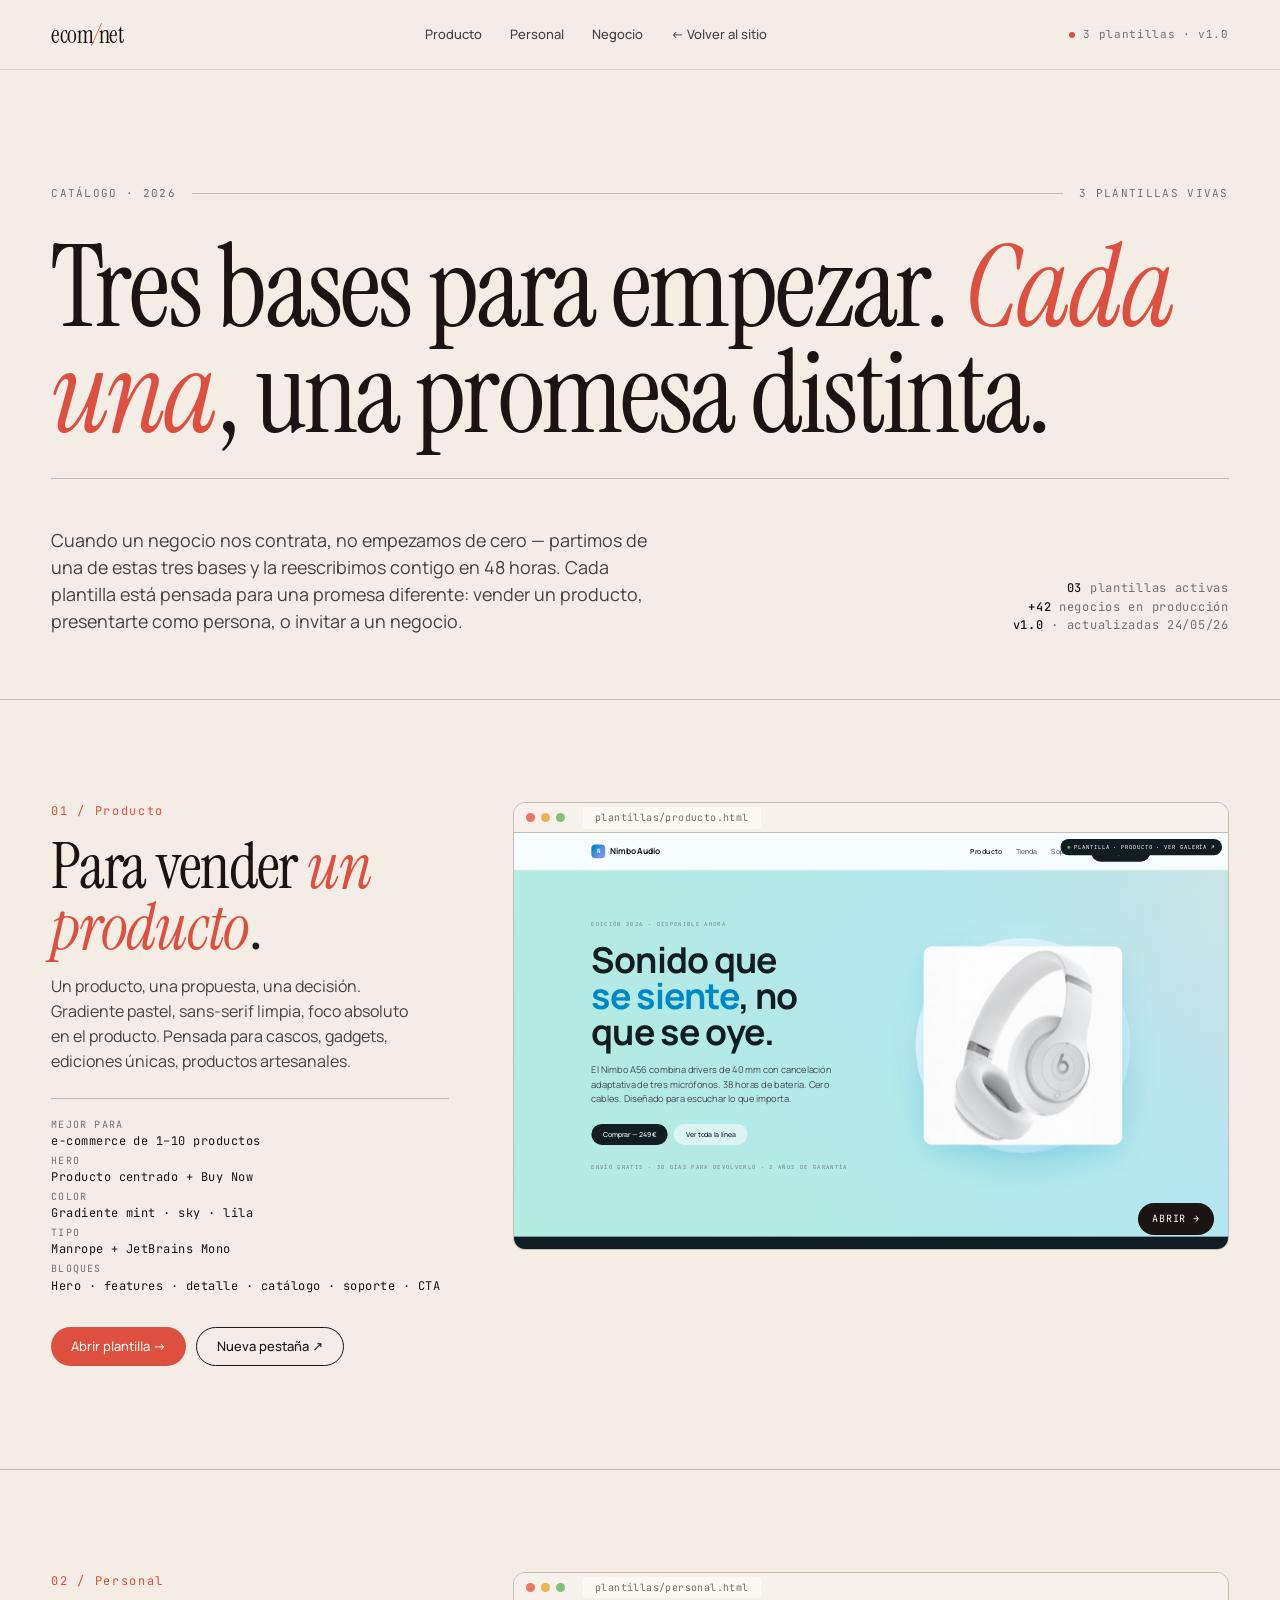
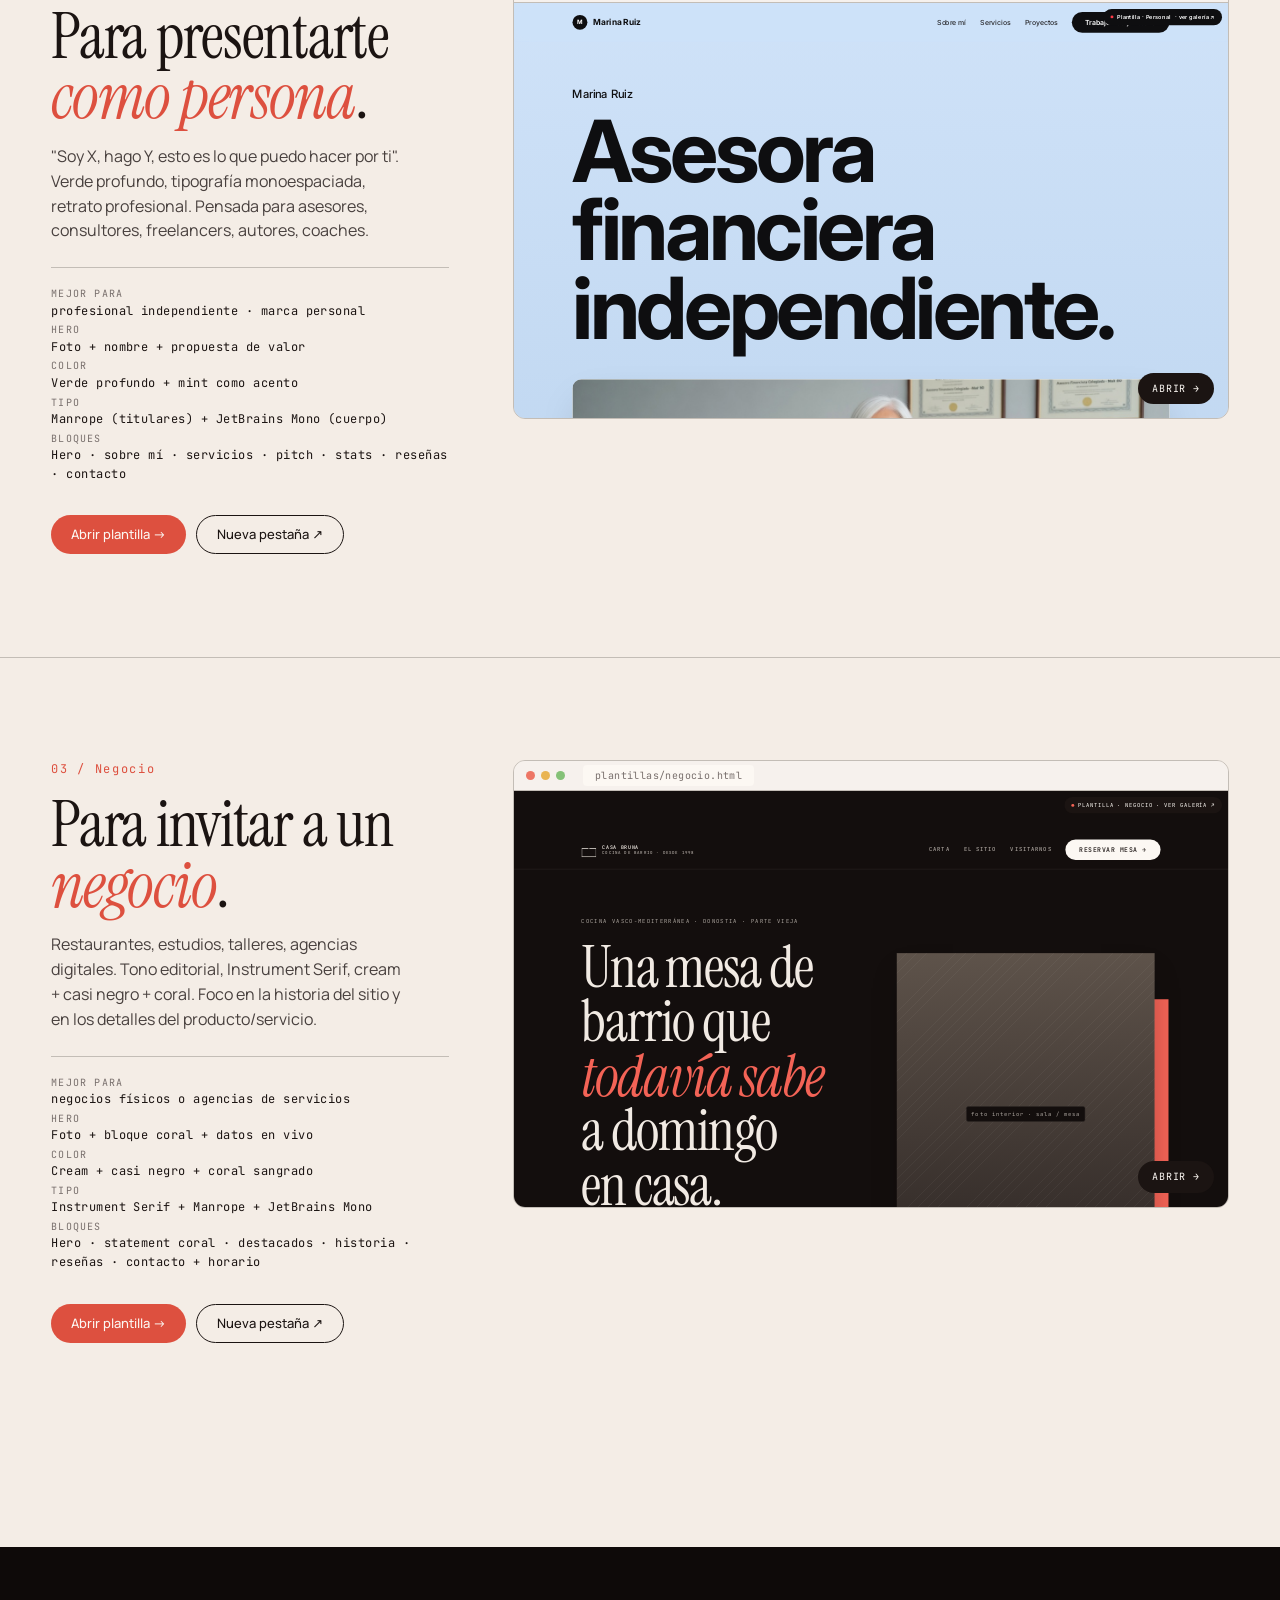
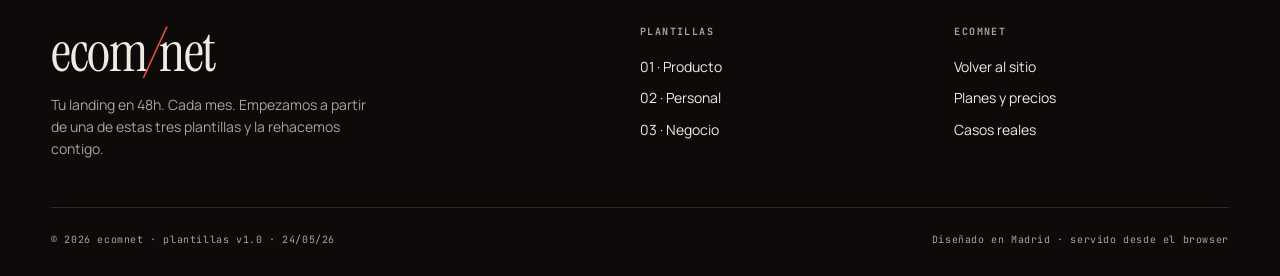
<file: plantillas/index.html>
<!doctype html>
<html lang="es">
<head>
<meta charset="utf-8" />
<meta name="viewport" content="width=device-width,initial-scale=1" />
<title>Plantillas — ecomnet</title>
<link rel="preconnect" href="https://fonts.googleapis.com" />
<link rel="preconnect" href="https://fonts.gstatic.com" crossorigin />
<link href="https://fonts.googleapis.com/css2?family=Instrument+Serif:ital@0;1&family=JetBrains+Mono:wght@400;500&family=Manrope:wght@400;500;600;700&display=swap" rel="stylesheet" />
<style>
  :root {
    --cream:     oklch(95% 0.012 70);
    --cream-2:   oklch(91% 0.014 70);
    --paper:     oklch(98% 0.008 70);
    --ink:       oklch(20% 0.012 40);
    --ink-2:     oklch(38% 0.012 40);
    --ink-3:     oklch(55% 0.012 40);
    --line:      oklch(80% 0.012 70);

    --night:     oklch(15% 0.008 40);
    --on-night:  oklch(94% 0.012 70);
    --on-night-2:oklch(72% 0.012 70);
    --rule-n:    oklch(28% 0.008 40);

    --coral:     oklch(62% 0.18 30);
    --coral-2:   oklch(48% 0.16 30);

    --f-display: 'Instrument Serif', 'Times New Roman', serif;
    --f-ui:      'Manrope', ui-sans-serif, system-ui, sans-serif;
    --f-mono:    'JetBrains Mono', ui-monospace, monospace;

    --maxw: 1320px;
    --gutter: clamp(20px, 4vw, 56px);
  }
  * { box-sizing: border-box; margin: 0; padding: 0; }
  html, body { background: var(--cream); color: var(--ink); }
  body { font: 400 16px/1.55 var(--f-ui); -webkit-font-smoothing: antialiased; }
  a { color: inherit; text-decoration: none; }
  button { font: inherit; color: inherit; background: none; border: 0; cursor: pointer; }

  .container { width: 100%; max-width: var(--maxw); margin: 0 auto; padding: 0 var(--gutter); }

  /* Nav */
  .nav { position: sticky; top: 0; z-index: 60; backdrop-filter: blur(16px) saturate(140%); background: color-mix(in oklch, var(--cream) 80%, transparent); border-bottom: 1px solid color-mix(in oklch, var(--line) 50%, transparent); }
  .nav__inner { display: flex; align-items: center; justify-content: space-between; padding-block: 16px; }
  .logo { display: inline-flex; align-items: baseline; font-family: var(--f-display); font-size: 24px; letter-spacing: -0.02em; color: var(--ink); }
  .logo i { color: var(--coral); font-style: italic; }
  .nav__center { display: flex; gap: 28px; align-items: center; font: 500 13px/1 var(--f-ui); color: var(--ink-2); }
  .nav__center a:hover { color: var(--ink); }
  .nav__live { font-family: var(--f-mono); font-size: 11px; letter-spacing: 0.06em; color: var(--ink-3); display: inline-flex; gap: 8px; align-items: center; }
  .nav__live::before { content: ''; width: 6px; height: 6px; border-radius: 999px; background: var(--coral); box-shadow: 0 0 0 0 color-mix(in oklch, var(--coral) 60%, transparent); animation: pulse 2s ease-out infinite; }
  @keyframes pulse { 0% { box-shadow: 0 0 0 0 color-mix(in oklch, var(--coral) 60%, transparent); } 70% { box-shadow: 0 0 0 8px transparent; } 100% { box-shadow: 0 0 0 0 transparent; } }
  @media (max-width: 760px) { .nav__center { display: none; } }

  /* HEADER */
  .header { padding: clamp(64px, 9vw, 128px) 0 clamp(40px, 5vw, 64px); }
  .header__meta { display: flex; gap: 16px; align-items: center; font-family: var(--f-mono); font-size: 11px; letter-spacing: 0.12em; text-transform: uppercase; color: var(--ink-3); margin-bottom: 32px; }
  .header__meta-line { flex: 1; height: 1px; background: var(--line); }
  .header__h1 {
    font-family: var(--f-display); font-weight: 400;
    font-size: clamp(56px, 9vw, 144px); line-height: 0.92; letter-spacing: -0.025em;
    text-wrap: balance;
    margin-bottom: 32px;
  }
  .header__h1 em { font-style: italic; color: var(--coral); }
  .header__sub {
    display: grid; grid-template-columns: 1fr auto; gap: 32px; align-items: end;
    padding-top: 24px; border-top: 1px solid var(--line);
  }
  .header__lede { font-size: clamp(17px, 1.4vw, 20px); line-height: 1.5; color: var(--ink-2); max-width: 56ch; padding-top: 24px; }
  .header__counts { padding-top: 24px; font-family: var(--f-mono); font-size: 12px; letter-spacing: 0.06em; color: var(--ink-3); text-align: right; }
  .header__counts b { color: var(--ink); font-weight: 500; }
  @media (max-width: 800px) { .header__sub { grid-template-columns: 1fr; } .header__counts { text-align: left; } }

  /* TEMPLATES — table-like editorial layout */
  .tpl-section { padding-block: clamp(64px, 8vw, 112px); border-top: 1px solid var(--line); }
  .tpl-section:first-of-type { border-top: 0; }
  .tpl {
    display: grid; grid-template-columns: minmax(280px, 1fr) 1.8fr;
    gap: clamp(40px, 5vw, 80px);
    align-items: start;
  }
  .tpl__meta { display: flex; flex-direction: column; gap: 16px; position: sticky; top: 96px; }
  .tpl__num { font-family: var(--f-mono); font-size: 12px; letter-spacing: 0.14em; color: var(--coral); }
  .tpl__title { font-family: var(--f-display); font-size: clamp(40px, 5vw, 64px); font-weight: 400; line-height: 0.95; letter-spacing: -0.02em; }
  .tpl__title em { font-style: italic; color: var(--coral); }
  .tpl__lede { font-size: 16px; line-height: 1.55; color: var(--ink-2); max-width: 36ch; }
  .tpl__list { font-family: var(--f-mono); font-size: 12px; letter-spacing: 0.04em; color: var(--ink-2); border-top: 1px solid var(--line); padding-top: 16px; margin-top: 8px; }
  .tpl__list dl { display: grid; grid-template-columns: 90px 1fr; gap: 8px 16px; }
  .tpl__list dt { color: var(--ink-3); text-transform: uppercase; font-size: 10px; letter-spacing: 0.12em; padding-top: 2px; }
  .tpl__list dd { color: var(--ink); }
  .tpl__cta { display: inline-flex; gap: 10px; margin-top: 16px; flex-wrap: wrap; }
  .btn { display: inline-flex; align-items: center; gap: 10px; padding: 12px 20px; border-radius: 999px; font: 500 13px/1 var(--f-ui); transition: transform .12s ease, background .2s ease, color .2s ease; }
  .btn--coral { background: var(--coral); color: var(--paper); }
  .btn--coral:hover { background: var(--coral-2); }
  .btn--ghost { background: transparent; color: var(--ink); border: 1px solid var(--ink); }
  .btn--ghost:hover { background: var(--ink); color: var(--cream); }

  /* Preview frames */
  .tpl__preview {
    background: var(--cream-2);
    border: 1px solid var(--line);
    border-radius: 12px;
    overflow: hidden;
    aspect-ratio: 16/10;
    position: relative;
    transition: transform .25s ease, box-shadow .25s ease;
    cursor: pointer;
  }
  .tpl__preview:hover { transform: translateY(-4px); box-shadow: 0 30px 60px -25px rgba(0,0,0,0.2); }
  .tpl__frame {
    width: 100%; height: 100%;
    border: 0;
    pointer-events: none;
  }
  /* Make the iframe scaled down ‑‑ render at desktop, scale to fit */
  .tpl__frame-wrap {
    position: absolute;
    inset: 0;
    overflow: hidden;
  }
  .tpl__frame-wrap iframe {
    width: 1440px;
    height: 900px;
    border: 0;
    transform-origin: top left;
    pointer-events: none;
  }
  .tpl__preview-chrome {
    position: absolute; top: 0; left: 0; right: 0;
    height: 30px;
    background: oklch(96% 0.008 60);
    border-bottom: 1px solid var(--line);
    display: flex; align-items: center; gap: 6px;
    padding: 0 12px;
    z-index: 2;
  }
  .tpl__preview-dots { display: flex; gap: 6px; }
  .tpl__preview-dots span { width: 9px; height: 9px; border-radius: 999px; background: oklch(78% 0.012 60); }
  .tpl__preview-dots span:nth-child(1) { background: oklch(70% 0.15 30); }
  .tpl__preview-dots span:nth-child(2) { background: oklch(80% 0.13 80); }
  .tpl__preview-dots span:nth-child(3) { background: oklch(75% 0.12 140); }
  .tpl__preview-url {
    font-family: var(--f-mono); font-size: 10px; color: var(--ink-3); letter-spacing: 0.04em;
    background: var(--paper); padding: 3px 12px; border-radius: 4px; margin-left: 12px;
    max-width: 280px; overflow: hidden; text-overflow: ellipsis; white-space: nowrap;
  }
  .tpl__open-cta {
    position: absolute; bottom: 14px; right: 14px;
    background: var(--ink); color: var(--paper);
    font-family: var(--f-mono); font-size: 10px; letter-spacing: 0.08em; text-transform: uppercase;
    padding: 8px 14px; border-radius: 999px;
    z-index: 3;
    transition: background .15s ease;
  }
  .tpl__preview:hover .tpl__open-cta { background: var(--coral); }

  @media (max-width: 900px) {
    .tpl { grid-template-columns: 1fr; }
    .tpl__meta { position: static; }
  }

  /* FOOTER */
  .foot { background: var(--night); color: var(--on-night); padding: clamp(48px, 6vw, 80px) 0 28px; margin-top: clamp(64px, 8vw, 112px); }
  .foot__top { display: grid; grid-template-columns: 2fr 1fr 1fr; gap: 40px; padding-bottom: 48px; border-bottom: 1px solid var(--rule-n); }
  .foot__brand { font-family: var(--f-display); font-size: 56px; line-height: 1; letter-spacing: -0.025em; }
  .foot__brand i { color: var(--coral); font-style: italic; }
  .foot__tag { margin-top: 14px; color: var(--on-night-2); font-size: 14px; max-width: 36ch; }
  .foot__col h4 { font-family: var(--f-mono); font-size: 10px; letter-spacing: 0.14em; text-transform: uppercase; color: var(--on-night-2); margin-bottom: 16px; }
  .foot__col ul { list-style: none; display: flex; flex-direction: column; gap: 10px; font-size: 14px; }
  .foot__col a:hover { color: var(--coral); }
  .foot__bottom { padding-top: 24px; display: flex; justify-content: space-between; flex-wrap: wrap; gap: 16px; font-family: var(--f-mono); font-size: 10px; color: var(--on-night-2); letter-spacing: 0.06em; }
  @media (max-width: 800px) { .foot__top { grid-template-columns: 1fr; } }
</style>
</head>
<body>

<!-- NAV -->
<header class="nav">
  <div class="container nav__inner">
    <a class="logo" href="../index.html">ecom<i>/</i>net</a>
    <nav class="nav__center">
      <a href="#producto">Producto</a>
      <a href="#personal">Personal</a>
      <a href="#negocio">Negocio</a>
      <a href="../index.html">← Volver al sitio</a>
    </nav>
    <div class="nav__live">3 plantillas · v1.0</div>
  </div>
</header>

<!-- HEADER -->
<section class="header">
  <div class="container">
    <div class="header__meta">
      <span>Catálogo · 2026</span>
      <span class="header__meta-line"></span>
      <span>3 plantillas vivas</span>
    </div>
    <h1 class="header__h1">Tres bases para empezar. <em>Cada una</em>, una promesa distinta.</h1>
    <div class="header__sub">
      <p class="header__lede">Cuando un negocio nos contrata, no empezamos de cero — partimos de una de estas tres bases y la reescribimos contigo en 48 horas. Cada plantilla está pensada para una promesa diferente: vender un producto, presentarte como persona, o invitar a un negocio.</p>
      <div class="header__counts">
        <b>03</b> plantillas activas<br/>
        <b>+42</b> negocios en producción<br/>
        <b>v1.0</b> · actualizadas 24/05/26
      </div>
    </div>
  </div>
</section>

<!-- TEMPLATE 1 — PRODUCTO -->
<section class="tpl-section" id="producto">
  <div class="container">
    <article class="tpl">
      <div class="tpl__meta">
        <div class="tpl__num">01 / Producto</div>
        <h2 class="tpl__title">Para vender <em>un producto</em>.</h2>
        <p class="tpl__lede">Un producto, una propuesta, una decisión. Gradiente pastel, sans-serif limpia, foco absoluto en el producto. Pensada para cascos, gadgets, ediciones únicas, productos artesanales.</p>
        <dl style="margin-top: 8px;" class="tpl__list">
          <dt>Mejor para</dt><dd>e-commerce de 1–10 productos</dd>
          <dt>Hero</dt><dd>Producto centrado + Buy Now</dd>
          <dt>Color</dt><dd>Gradiente mint · sky · lila</dd>
          <dt>Tipo</dt><dd>Manrope + JetBrains Mono</dd>
          <dt>Bloques</dt><dd>Hero · features · detalle · catálogo · soporte · CTA</dd>
        </dl>
        <div class="tpl__cta">
          <a class="btn btn--coral" href="producto.html">Abrir plantilla →</a>
          <a class="btn btn--ghost" href="producto.html" target="_blank" rel="noopener">Nueva pestaña ↗</a>
        </div>
      </div>
      <a class="tpl__preview" href="producto.html">
        <div class="tpl__preview-chrome">
          <div class="tpl__preview-dots"><span></span><span></span><span></span></div>
          <div class="tpl__preview-url">plantillas/producto.html</div>
        </div>
        <div class="tpl__frame-wrap" style="top: 30px;">
          <iframe src="producto.html" loading="lazy" title="Plantilla Producto" data-preview></iframe>
        </div>
        <div class="tpl__open-cta">Abrir →</div>
      </a>
    </article>
  </div>
</section>

<!-- TEMPLATE 2 — PERSONAL -->
<section class="tpl-section" id="personal">
  <div class="container">
    <article class="tpl">
      <div class="tpl__meta">
        <div class="tpl__num">02 / Personal</div>
        <h2 class="tpl__title">Para presentarte <em>como persona</em>.</h2>
        <p class="tpl__lede">"Soy X, hago Y, esto es lo que puedo hacer por ti". Verde profundo, tipografía monoespaciada, retrato profesional. Pensada para asesores, consultores, freelancers, autores, coaches.</p>
        <dl style="margin-top: 8px;" class="tpl__list">
          <dt>Mejor para</dt><dd>profesional independiente · marca personal</dd>
          <dt>Hero</dt><dd>Foto + nombre + propuesta de valor</dd>
          <dt>Color</dt><dd>Verde profundo + mint como acento</dd>
          <dt>Tipo</dt><dd>Manrope (titulares) + JetBrains Mono (cuerpo)</dd>
          <dt>Bloques</dt><dd>Hero · sobre mí · servicios · pitch · stats · reseñas · contacto</dd>
        </dl>
        <div class="tpl__cta">
          <a class="btn btn--coral" href="personal.html">Abrir plantilla →</a>
          <a class="btn btn--ghost" href="personal.html" target="_blank" rel="noopener">Nueva pestaña ↗</a>
        </div>
      </div>
      <a class="tpl__preview" href="personal.html">
        <div class="tpl__preview-chrome">
          <div class="tpl__preview-dots"><span></span><span></span><span></span></div>
          <div class="tpl__preview-url">plantillas/personal.html</div>
        </div>
        <div class="tpl__frame-wrap" style="top: 30px;">
          <iframe src="personal.html" loading="lazy" title="Plantilla Personal" data-preview></iframe>
        </div>
        <div class="tpl__open-cta">Abrir →</div>
      </a>
    </article>
  </div>
</section>

<!-- TEMPLATE 3 — NEGOCIO -->
<section class="tpl-section" id="negocio">
  <div class="container">
    <article class="tpl">
      <div class="tpl__meta">
        <div class="tpl__num">03 / Negocio</div>
        <h2 class="tpl__title">Para invitar a un <em>negocio</em>.</h2>
        <p class="tpl__lede">Restaurantes, estudios, talleres, agencias digitales. Tono editorial, Instrument Serif, cream + casi negro + coral. Foco en la historia del sitio y en los detalles del producto/servicio.</p>
        <dl style="margin-top: 8px;" class="tpl__list">
          <dt>Mejor para</dt><dd>negocios físicos o agencias de servicios</dd>
          <dt>Hero</dt><dd>Foto + bloque coral + datos en vivo</dd>
          <dt>Color</dt><dd>Cream + casi negro + coral sangrado</dd>
          <dt>Tipo</dt><dd>Instrument Serif + Manrope + JetBrains Mono</dd>
          <dt>Bloques</dt><dd>Hero · statement coral · destacados · historia · reseñas · contacto + horario</dd>
        </dl>
        <div class="tpl__cta">
          <a class="btn btn--coral" href="negocio.html">Abrir plantilla →</a>
          <a class="btn btn--ghost" href="negocio.html" target="_blank" rel="noopener">Nueva pestaña ↗</a>
        </div>
      </div>
      <a class="tpl__preview" href="negocio.html">
        <div class="tpl__preview-chrome">
          <div class="tpl__preview-dots"><span></span><span></span><span></span></div>
          <div class="tpl__preview-url">plantillas/negocio.html</div>
        </div>
        <div class="tpl__frame-wrap" style="top: 30px;">
          <iframe src="negocio.html" loading="lazy" title="Plantilla Negocio" data-preview></iframe>
        </div>
        <div class="tpl__open-cta">Abrir →</div>
      </a>
    </article>
  </div>
</section>

<!-- FOOTER -->
<footer class="foot">
  <div class="container">
    <div class="foot__top">
      <div>
        <div class="foot__brand">ecom<i>/</i>net</div>
        <div class="foot__tag">Tu landing en 48h. Cada mes. Empezamos a partir de una de estas tres plantillas y la rehacemos contigo.</div>
      </div>
      <div class="foot__col">
        <h4>Plantillas</h4>
        <ul>
          <li><a href="#producto">01 · Producto</a></li>
          <li><a href="#personal">02 · Personal</a></li>
          <li><a href="#negocio">03 · Negocio</a></li>
        </ul>
      </div>
      <div class="foot__col">
        <h4>Ecomnet</h4>
        <ul>
          <li><a href="../index.html">Volver al sitio</a></li>
          <li><a href="../index.html#planes">Planes y precios</a></li>
          <li><a href="../index.html#casos">Casos reales</a></li>
        </ul>
      </div>
    </div>
    <div class="foot__bottom">
      <div>© 2026 ecomnet · plantillas v1.0 · 24/05/26</div>
      <div>Diseñado en Madrid · servido desde el browser</div>
    </div>
  </div>
</footer>

<script>
  // Scale iframe previews to fit their container
  function scalePreviews() {
    document.querySelectorAll('[data-preview]').forEach(iframe => {
      const wrap = iframe.parentElement;
      const containerWidth = wrap.offsetWidth;
      const scale = containerWidth / 1440;
      iframe.style.transform = `scale(${scale})`;
      iframe.style.width = '1440px';
      iframe.style.height = (wrap.offsetHeight / scale) + 'px';
    });
  }
  window.addEventListener('load', scalePreviews);
  window.addEventListener('resize', scalePreviews);
</script>

</body>
</html>
</file>
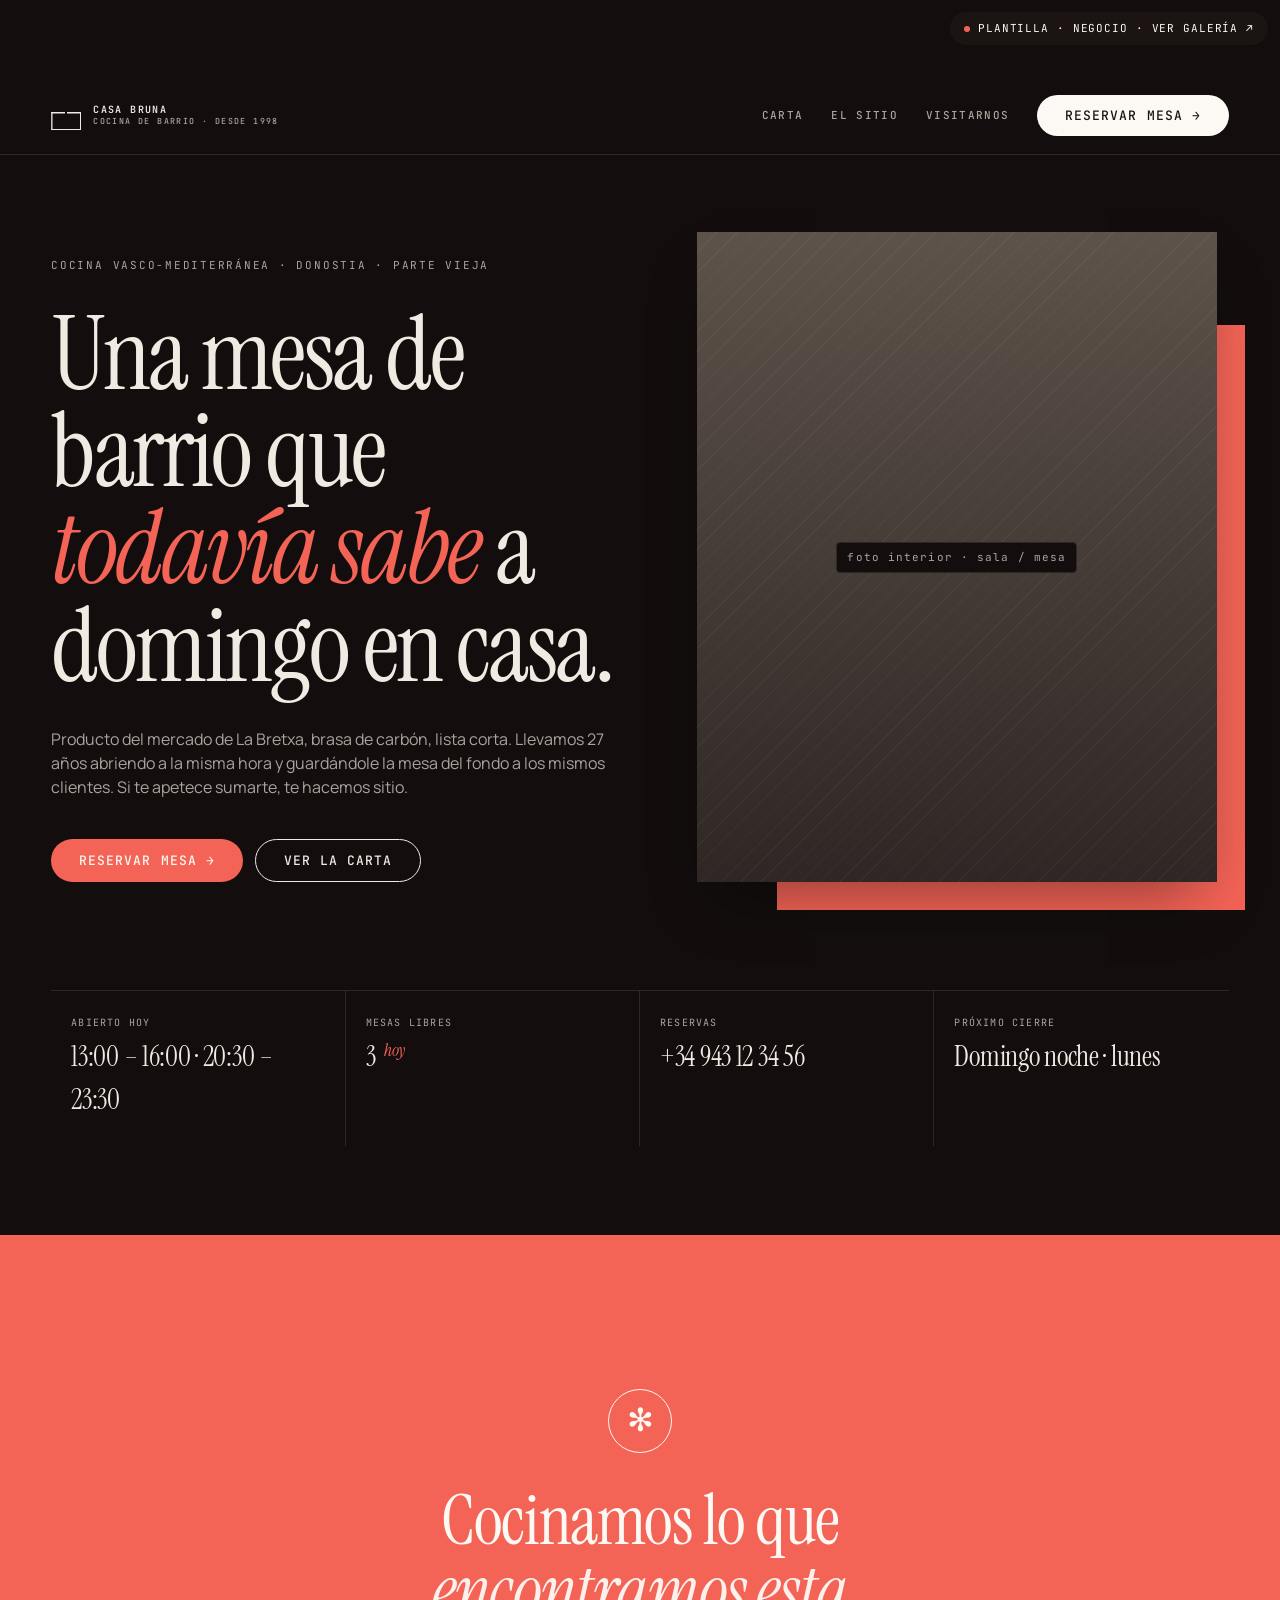
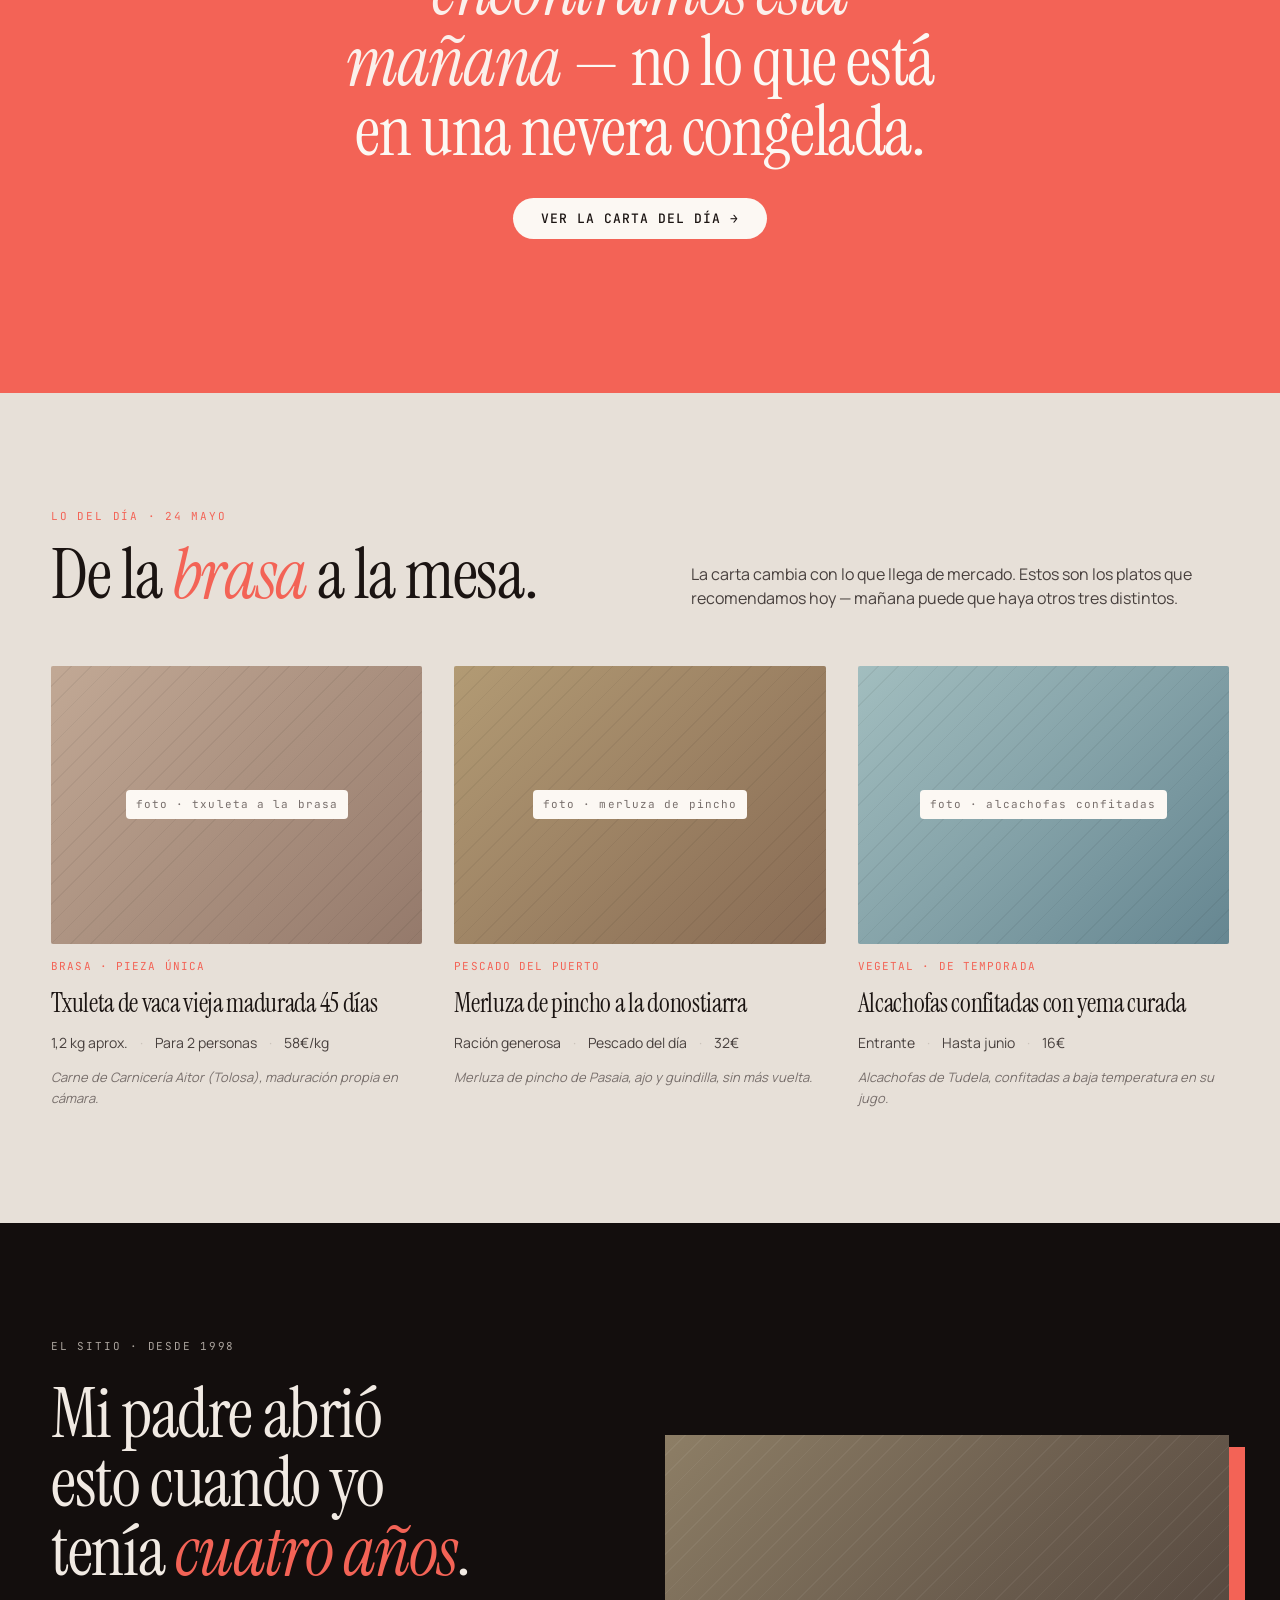
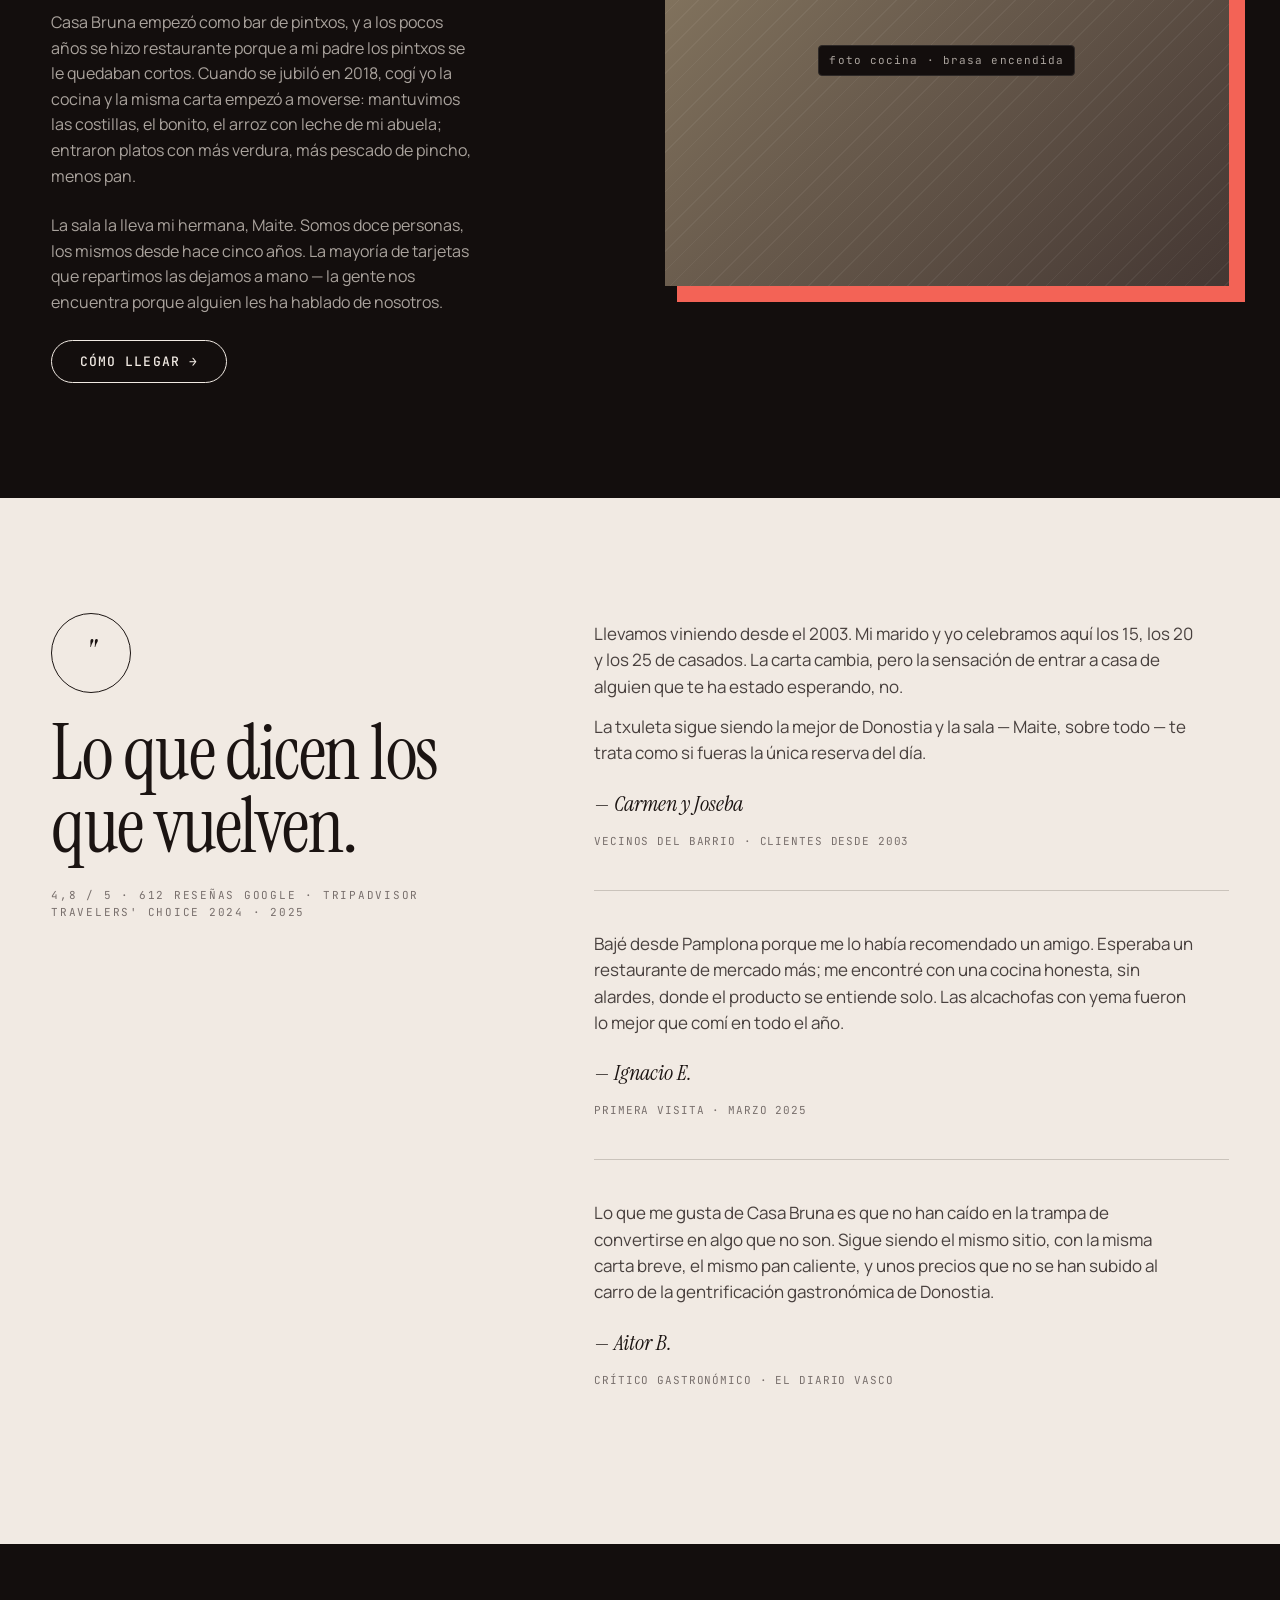
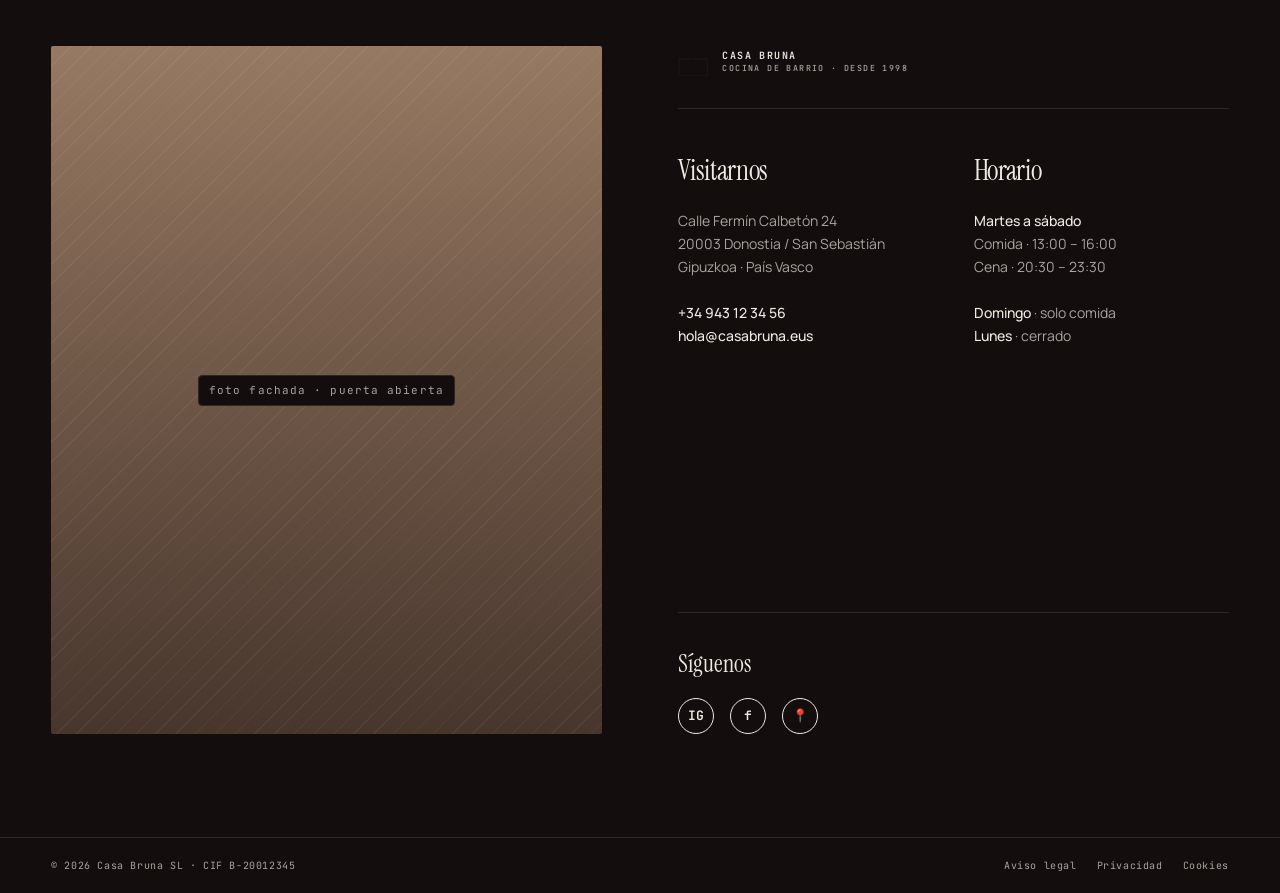
<file: plantillas/negocio.html>
<!doctype html>
<html lang="es">
<head>
<meta charset="utf-8" />
<meta name="viewport" content="width=device-width,initial-scale=1" />
<title>Plantilla · Negocio — ecomnet</title>
<link rel="preconnect" href="https://fonts.googleapis.com" />
<link rel="preconnect" href="https://fonts.gstatic.com" crossorigin />
<link href="https://fonts.googleapis.com/css2?family=Instrument+Serif:ital@0;1&family=JetBrains+Mono:wght@400;500&family=Manrope:wght@400;500;600;700&display=swap" rel="stylesheet" />
<style>
  :root {
    --cream:     oklch(94% 0.012 70);
    --cream-2:   oklch(91% 0.014 70);
    --paper:     oklch(98% 0.008 70);
    --ink:       oklch(20% 0.012 40);
    --ink-2:     oklch(38% 0.012 40);
    --ink-3:     oklch(55% 0.012 40);
    --line:      oklch(82% 0.014 70);

    --night:     oklch(17% 0.008 40);
    --night-2:   oklch(21% 0.008 40);
    --on-night:  oklch(94% 0.012 70);
    --on-night-2:oklch(72% 0.012 70);
    --rule-n:    oklch(28% 0.008 40);

    --coral:     oklch(68% 0.18 28);
    --coral-2:   oklch(62% 0.17 28);
    --coral-soft:oklch(88% 0.06 28);

    --f-display: 'Instrument Serif', 'Times New Roman', serif;
    --f-ui:      'Manrope', ui-sans-serif, system-ui, sans-serif;
    --f-mono:    'JetBrains Mono', ui-monospace, monospace;

    --maxw: 1280px;
    --gutter: clamp(20px, 4vw, 56px);
    --section-y: clamp(72px, 9vw, 128px);
  }
  * { box-sizing: border-box; margin: 0; padding: 0; }
  html, body { background: var(--cream); color: var(--ink); }
  body { font: 400 16px/1.55 var(--f-ui); -webkit-font-smoothing: antialiased; }
  img, svg { display: block; max-width: 100%; }
  a { color: inherit; text-decoration: none; }
  button { font: inherit; color: inherit; background: none; border: 0; cursor: pointer; }

  .container { width: 100%; max-width: var(--maxw); margin: 0 auto; padding: 0 var(--gutter); }
  .section { padding-block: var(--section-y); position: relative; }
  .section--night { background: var(--night); color: var(--on-night); }
  .section--coral { background: var(--coral); color: var(--paper); }

  /* Type */
  .h1 { font-family: var(--f-display); font-size: clamp(48px, 8vw, 120px); font-weight: 400; letter-spacing: -0.025em; line-height: 0.95; text-wrap: balance; }
  .h1 em { font-style: italic; color: var(--coral); }
  .h2 { font-family: var(--f-display); font-size: clamp(40px, 5.5vw, 80px); font-weight: 400; letter-spacing: -0.02em; line-height: 1.0; text-wrap: balance; }
  .h2 em { font-style: italic; color: var(--coral); }
  .h3 { font-family: var(--f-display); font-size: clamp(24px, 2.4vw, 36px); font-weight: 400; letter-spacing: -0.012em; line-height: 1.05; }
  .lede { font-size: clamp(16px, 1.25vw, 19px); line-height: 1.5; color: var(--ink-2); max-width: 56ch; text-wrap: pretty; }
  .eyebrow { font-family: var(--f-mono); font-size: 11px; letter-spacing: 0.16em; text-transform: uppercase; color: var(--ink-3); }
  .eyebrow--coral { color: var(--coral); }
  .eyebrow--onnight { color: var(--on-night-2); }

  /* Buttons */
  .btn { display: inline-flex; align-items: center; gap: 10px; padding: 14px 28px; border-radius: 999px; font: 500 13px/1 var(--f-mono); letter-spacing: 0.08em; text-transform: uppercase; transition: transform .12s ease, background .2s ease, color .2s ease; white-space: nowrap; }
  .btn:active { transform: translateY(1px); }
  .btn--coral { background: var(--coral); color: var(--paper); }
  .btn--coral:hover { background: var(--coral-2); }
  .btn--paper { background: var(--paper); color: var(--ink); }
  .btn--paper:hover { background: var(--cream); }
  .btn--ghost { background: transparent; border: 1px solid currentColor; color: currentColor; }
  .btn--ghost:hover { background: currentColor; color: var(--night); }
  .section--coral .btn--ghost:hover { color: var(--coral); }

  /* Nav */
  .nav { position: sticky; top: 0; z-index: 60; backdrop-filter: blur(20px) saturate(140%); background: color-mix(in oklch, var(--cream) 78%, transparent); border-bottom: 1px solid color-mix(in oklch, var(--line) 50%, transparent); }
  .nav__inner { display: flex; align-items: center; justify-content: space-between; padding-block: 18px; }
  .logo { display: inline-flex; align-items: center; gap: 12px; }
  .logo__mark {
    width: 36px; height: 32px;
    border: 1.5px solid var(--ink);
    border-bottom-left-radius: 4px; border-bottom-right-radius: 4px;
    clip-path: polygon(0% 30%, 50% 0%, 100% 30%, 100% 100%, 0% 100%);
    background: linear-gradient(135deg, transparent 49%, var(--ink) 49% 51%, transparent 51%);
    background-repeat: no-repeat;
  }
  /* simplified: outlined house */
  .logo__mark { width: 30px; height: 30px; border: 0; background: none; position: relative; }
  .logo__mark::before {
    content: '';
    position: absolute; inset: 0;
    background: linear-gradient(var(--ink), var(--ink)) no-repeat,
                linear-gradient(var(--ink), var(--ink)) no-repeat,
                linear-gradient(var(--ink), var(--ink)) no-repeat,
                linear-gradient(var(--ink), var(--ink)) no-repeat,
                linear-gradient(var(--ink), var(--ink)) no-repeat,
                linear-gradient(var(--ink), var(--ink)) no-repeat;
    background-size: 1.5px 60%, 1.5px 60%, calc(50% - 1px) 1.5px, calc(50% - 1px) 1.5px, 100% 1.5px, 0 0;
    background-position: 0 100%, 100% 100%, 0 40%, 100% 40%, 50% 100%, 50% 0;
  }
  /* fallback simple stroke */
  .logo__mark { display: grid; place-items: center; }
  .logo__mark::after {
    content: '';
    display: block; width: 28px; height: 28px;
    background:
      conic-gradient(from 225deg at 50% 32%, transparent 0deg, transparent 90deg, var(--ink) 90deg, var(--ink) 91deg, transparent 91deg);
  }
  .logo__name { display: flex; flex-direction: column; font-family: var(--f-mono); font-size: 10px; letter-spacing: 0.14em; text-transform: uppercase; line-height: 1.25; font-weight: 600; }
  .logo__name span { color: var(--ink); }
  .logo__name small { color: var(--ink-3); font-weight: 500; }

  .nav__links { display: flex; gap: 28px; align-items: center; font-family: var(--f-mono); font-size: 11px; letter-spacing: 0.12em; text-transform: uppercase; color: var(--ink-2); font-weight: 500; }
  .nav__links a:hover { color: var(--coral); }
  @media (max-width: 760px) { .nav__links a:not(.nav__cta) { display: none; } }

  /* ============ HERO ============ */
  .hero { position: relative; padding: clamp(40px, 6vw, 80px) 0 0; background: var(--night); color: var(--on-night); overflow: hidden; }
  .hero__inner { padding-block: clamp(48px, 7vw, 96px); position: relative; }
  .hero__grid { display: grid; grid-template-columns: 1.1fr 1fr; gap: clamp(32px, 5vw, 72px); align-items: center; }
  .hero__copy { display: flex; flex-direction: column; gap: 32px; }
  .hero__small { font-family: var(--f-mono); font-size: 11px; letter-spacing: 0.16em; text-transform: uppercase; color: var(--on-night-2); }
  .hero__h1 { color: var(--on-night); }
  .hero__cta { display: flex; gap: 12px; flex-wrap: wrap; padding-top: 8px; }
  .hero__media { position: relative; aspect-ratio: 4/5; max-width: 520px; width: 100%; justify-self: end; }
  .hero__media-coral {
    position: absolute; right: -16px; bottom: -16px;
    width: 90%; height: 90%;
    background: var(--coral);
  }
  .hero__media-img {
    position: absolute; inset: 0;
    background:
      repeating-linear-gradient(135deg, rgba(255,255,255,0.04) 0 1px, transparent 1px 14px),
      linear-gradient(180deg, oklch(45% 0.02 60), oklch(28% 0.012 40));
    display: grid; place-items: center;
    box-shadow: 0 30px 60px -20px rgba(0,0,0,0.4);
    transform: translate(-12px, -12px);
    width: 100%; height: 100%;
  }
  .hero__media-img span { font-family: var(--f-mono); font-size: 11px; letter-spacing: 0.1em; color: var(--on-night-2); background: var(--night); padding: 6px 10px; border: 1px solid var(--rule-n); border-radius: 4px; }
  .hero__bar {
    display: grid; grid-template-columns: repeat(4, 1fr);
    border-top: 1px solid var(--rule-n);
    margin-top: clamp(56px, 8vw, 96px);
  }
  .hero__bar div { padding: 24px 20px; border-right: 1px solid var(--rule-n); display: flex; flex-direction: column; gap: 4px; }
  .hero__bar div:last-child { border-right: 0; }
  .hero__bar .k { font-family: var(--f-mono); font-size: 10px; letter-spacing: 0.12em; text-transform: uppercase; color: var(--on-night-2); }
  .hero__bar .v { font-family: var(--f-display); font-size: 28px; font-weight: 400; letter-spacing: -0.01em; color: var(--on-night); }
  .hero__bar .v em { font-style: italic; color: var(--coral); font-size: 0.6em; vertical-align: super; margin-left: 4px; }
  @media (max-width: 880px) {
    .hero__grid { grid-template-columns: 1fr; }
    .hero__bar { grid-template-columns: 1fr 1fr; }
    .hero__bar div { border-bottom: 1px solid var(--rule-n); }
    .hero__bar div:nth-child(even) { border-right: 0; }
  }
  @media (max-width: 600px) {
    /* Imagen hero — limitar altura en móvil */
    .hero__media { max-width: 100%; aspect-ratio: 4/3; }
    /* Hero CTA — stack */
    .hero__cta { flex-direction: column; align-items: stretch; }
    .hero__cta .btn { justify-content: center; text-align: center; }
    /* Stats bar — 1 col */
    .hero__bar { grid-template-columns: 1fr; }
    .hero__bar div { border-right: 0; }
    /* h1 — reducir base */
    .h1 { font-size: clamp(36px, 12vw, 64px); }
    .h2 { font-size: clamp(30px, 9vw, 52px); }
    /* Reviews */
    .reviews__h { font-size: clamp(40px, 11vw, 64px); }
    /* Footer cols ya van 1-col a 880, bien */
    /* Contact — imagen footer menos alta */
    .foot__media { aspect-ratio: 4/3; }
    .foot__grid { gap: clamp(32px, 6vw, 48px); }
  }

  /* ============ CORAL STATEMENT ============ */
  .statement {
    background: var(--coral);
    color: var(--paper);
    padding-block: clamp(96px, 12vw, 160px);
    text-align: center;
  }
  .statement__icon {
    width: 64px; height: 64px;
    border: 1.5px solid var(--paper);
    border-radius: 999px;
    display: inline-grid; place-items: center;
    margin: 0 auto 32px;
    font-family: var(--f-display); font-size: 32px;
  }
  .statement__h { color: var(--paper); margin-bottom: 32px; max-width: 22ch; margin-inline: auto; }
  .statement__h em { color: var(--paper); font-style: italic; opacity: 0.95; }
  .statement__cta { display: inline-flex; gap: 12px; flex-wrap: wrap; justify-content: center; }

  /* ============ FEATURED — listings/services ============ */
  .featured { padding-block: var(--section-y); background: var(--cream-2); }
  .featured__head { display: grid; grid-template-columns: 1.1fr 1fr; gap: 48px; align-items: end; margin-bottom: 56px; }
  .featured__grid { display: grid; grid-template-columns: repeat(3, 1fr); gap: 32px; }
  .listing { display: flex; flex-direction: column; gap: 14px; }
  .listing__media {
    aspect-ratio: 4/3;
    background:
      repeating-linear-gradient(135deg, rgba(0,0,0,0.05) 0 1px, transparent 1px 14px),
      linear-gradient(135deg, oklch(75% 0.04 60), oklch(60% 0.04 50));
    display: grid; place-items: center;
    border-radius: 2px;
    overflow: hidden;
  }
  .listing:nth-child(2) .listing__media { background: repeating-linear-gradient(135deg, rgba(0,0,0,0.05) 0 1px, transparent 1px 14px), linear-gradient(135deg, oklch(70% 0.06 80), oklch(55% 0.05 60)); }
  .listing:nth-child(3) .listing__media { background: repeating-linear-gradient(135deg, rgba(0,0,0,0.05) 0 1px, transparent 1px 14px), linear-gradient(135deg, oklch(78% 0.03 200), oklch(60% 0.04 220)); }
  .listing__media span { font-family: var(--f-mono); font-size: 11px; letter-spacing: 0.1em; color: var(--ink-3); background: var(--paper); padding: 6px 10px; border-radius: 4px; }
  .listing__tag { font-family: var(--f-mono); font-size: 11px; letter-spacing: 0.1em; text-transform: uppercase; color: var(--coral); }
  .listing__title { font-family: var(--f-display); font-size: 26px; font-weight: 400; letter-spacing: -0.012em; line-height: 1.1; }
  .listing__meta { font-size: 14px; color: var(--ink-2); display: flex; gap: 12px; flex-wrap: wrap; }
  .listing__meta span:not(:last-child)::after { content: '·'; margin-left: 12px; color: var(--line); }
  .listing__note { font-size: 13px; color: var(--ink-3); font-style: italic; }
  @media (max-width: 880px) { .featured__head { grid-template-columns: 1fr; } .featured__grid { grid-template-columns: 1fr; } }

  /* ============ DARK SERVICE BLOCK ============ */
  .service-dark { padding-block: 0; background: var(--night); color: var(--on-night); }
  .service-dark__inner { padding-block: var(--section-y); display: grid; grid-template-columns: 1fr 1.05fr; gap: clamp(40px, 6vw, 96px); align-items: center; }
  .service-dark__copy { display: flex; flex-direction: column; gap: 24px; }
  .service-dark__h { font-family: var(--f-display); font-size: clamp(48px, 5.5vw, 80px); font-weight: 400; letter-spacing: -0.02em; line-height: 0.98; color: var(--on-night); text-wrap: balance; }
  .service-dark__p { font-size: 16px; line-height: 1.6; color: var(--on-night-2); max-width: 42ch; }
  .service-dark__media { position: relative; aspect-ratio: 5/4; }
  .service-dark__coral { position: absolute; inset: 12px -16px -16px 12px; background: var(--coral); }
  .service-dark__img {
    position: absolute; inset: 0;
    background:
      repeating-linear-gradient(135deg, rgba(255,255,255,0.05) 0 1px, transparent 1px 14px),
      linear-gradient(135deg, oklch(60% 0.04 80), oklch(35% 0.02 40));
    display: grid; place-items: center;
  }
  .service-dark__img span { font-family: var(--f-mono); font-size: 11px; letter-spacing: 0.1em; color: var(--on-night-2); background: var(--night); padding: 6px 10px; border: 1px solid var(--rule-n); border-radius: 4px; }
  @media (max-width: 880px) { .service-dark__inner { grid-template-columns: 1fr; } }

  /* ============ REVIEWS ============ */
  .reviews { padding-block: var(--section-y); background: var(--cream); }
  .reviews__grid { display: grid; grid-template-columns: 1fr 1.4fr; gap: clamp(48px, 7vw, 96px); align-items: start; }
  .reviews__head { display: flex; flex-direction: column; gap: 24px; position: sticky; top: 100px; }
  .reviews__icon {
    width: 80px; height: 80px;
    border: 1.5px solid var(--ink);
    border-radius: 999px;
    display: grid; place-items: center;
    font-family: var(--f-display); font-size: 32px; font-style: italic;
  }
  .reviews__h { font-family: var(--f-display); font-size: clamp(56px, 6vw, 88px); font-weight: 400; letter-spacing: -0.02em; line-height: 0.95; }
  .reviews__list { display: flex; flex-direction: column; gap: 40px; padding-top: 8px; }
  .review { display: flex; flex-direction: column; gap: 12px; padding-bottom: 40px; border-bottom: 1px solid var(--line); }
  .review:last-child { border-bottom: 0; }
  .review__body { font-size: 17px; line-height: 1.55; color: var(--ink-2); max-width: 60ch; }
  .review__body p + p { margin-top: 14px; }
  .review__cite { font-family: var(--f-display); font-size: 22px; font-style: italic; color: var(--ink); margin-top: 8px; }
  .review__meta { font-family: var(--f-mono); font-size: 11px; letter-spacing: 0.08em; text-transform: uppercase; color: var(--ink-3); }
  @media (max-width: 880px) { .reviews__grid { grid-template-columns: 1fr; } .reviews__head { position: static; } }

  /* ============ CONTACT FOOTER (dark) ============ */
  .foot { background: var(--night); color: var(--on-night); padding-block: clamp(64px, 8vw, 112px); }
  .foot__grid { display: grid; grid-template-columns: 1fr 1fr; gap: clamp(40px, 6vw, 96px); align-items: stretch; }
  .foot__media { aspect-ratio: 4/5; }
  .foot__ph {
    width: 100%; height: 100%;
    background:
      repeating-linear-gradient(135deg, rgba(255,255,255,0.05) 0 1px, transparent 1px 14px),
      linear-gradient(180deg, oklch(60% 0.05 60), oklch(35% 0.03 50));
    display: grid; place-items: center;
    border-radius: 2px;
  }
  .foot__ph span { font-family: var(--f-mono); font-size: 11px; letter-spacing: 0.1em; color: var(--on-night-2); background: var(--night); padding: 6px 10px; border: 1px solid var(--rule-n); border-radius: 4px; }
  .foot__right { display: flex; flex-direction: column; gap: 40px; }
  .foot__logo-row { display: flex; align-items: center; gap: 14px; padding-bottom: 32px; border-bottom: 1px solid var(--rule-n); }
  .foot__logo-row .logo__mark::after { background: conic-gradient(from 225deg at 50% 32%, transparent 0deg, transparent 90deg, var(--on-night) 90deg, var(--on-night) 91deg, transparent 91deg); }
  .foot__logo-row .logo__name span { color: var(--on-night); }
  .foot__logo-row .logo__name small { color: var(--on-night-2); }
  .foot__cols { display: grid; grid-template-columns: 1fr 1fr; gap: 40px; }
  .foot__col h4 { font-family: var(--f-display); font-size: 28px; font-weight: 400; letter-spacing: -0.012em; margin-bottom: 16px; }
  .foot__col p { font-size: 14px; line-height: 1.65; color: var(--on-night-2); }
  .foot__col p b { color: var(--on-night); font-weight: 500; }
  .foot__social { display: flex; flex-direction: column; gap: 12px; margin-top: auto; padding-top: 32px; border-top: 1px solid var(--rule-n); }
  .foot__social-row { display: flex; gap: 16px; }
  .foot__social-row a { width: 36px; height: 36px; border-radius: 999px; border: 1px solid var(--on-night); display: grid; place-items: center; font-family: var(--f-mono); font-size: 13px; font-weight: 600; transition: all .15s ease; color: var(--on-night); }
  .foot__social-row a:hover { background: var(--coral); border-color: var(--coral); color: var(--paper); }
  .foot__h { font-family: var(--f-display); font-size: 24px; font-weight: 400; margin-bottom: 4px; }
  @media (max-width: 880px) { .foot__grid { grid-template-columns: 1fr; } .foot__cols { grid-template-columns: 1fr; } }

  /* legal */
  .legal { background: var(--night); border-top: 1px solid var(--rule-n); padding: 20px 0; font-family: var(--f-mono); font-size: 10px; letter-spacing: 0.06em; color: var(--on-night-2); }
  .legal__inner { display: flex; justify-content: space-between; flex-wrap: wrap; gap: 16px; }
  .legal a { color: var(--on-night-2); }
  .legal a:hover { color: var(--coral); }

  /* Demo ribbon */
  .ribbon { position: fixed; top: 12px; right: 12px; z-index: 200; background: var(--ink); color: var(--paper); font-family: var(--f-mono); font-size: 11px; letter-spacing: 0.08em; text-transform: uppercase; padding: 8px 14px; border-radius: 999px; display: inline-flex; gap: 8px; align-items: center; }
  .ribbon::before { content: ''; width: 6px; height: 6px; border-radius: 999px; background: var(--coral); }
  .ribbon a { color: inherit; opacity: 0.75; }
  .ribbon a:hover { opacity: 1; }
</style>
</head>
<body>

<a class="ribbon" href="index.html"><span>Plantilla · Negocio</span><span>· ver galería ↗</span></a>

<!-- HERO -->
<section class="hero">
  <header class="nav" style="position: relative; background: transparent; backdrop-filter: none; border-bottom: 1px solid var(--rule-n);">
    <div class="container nav__inner">
      <a class="logo" href="#">
        <div class="logo__mark" style="--ink: var(--on-night);"></div>
        <div class="logo__name">
          <span style="color: var(--on-night);">Casa Bruna</span>
          <small style="color: var(--on-night-2);">Cocina de barrio · desde 1998</small>
        </div>
      </a>
      <nav class="nav__links" style="color: var(--on-night-2);">
        <a href="#carta" style="color: var(--on-night-2);">Carta</a>
        <a href="#nosotros" style="color: var(--on-night-2);">El sitio</a>
        <a href="#contacto" style="color: var(--on-night-2);">Visitarnos</a>
        <a class="btn btn--paper nav__cta" href="#reserva">Reservar mesa →</a>
      </nav>
    </div>
  </header>

  <div class="container hero__inner">
    <div class="hero__grid">
      <div class="hero__copy">
        <div class="hero__small">Cocina vasco-mediterránea · Donostia · Parte Vieja</div>
        <h1 class="h1 hero__h1">Una mesa de barrio que <em>todavía sabe</em> a domingo en casa.</h1>
        <p class="lede" style="color: var(--on-night-2);">Producto del mercado de La Bretxa, brasa de carbón, lista corta. Llevamos 27 años abriendo a la misma hora y guardándole la mesa del fondo a los mismos clientes. Si te apetece sumarte, te hacemos sitio.</p>
        <div class="hero__cta">
          <a class="btn btn--coral" href="#reserva">Reservar mesa →</a>
          <a class="btn btn--ghost" href="#carta" style="color: var(--on-night); border-color: var(--on-night);">Ver la carta</a>
        </div>
      </div>
      <div class="hero__media">
        <div class="hero__media-coral"></div>
        <div class="hero__media-img"><span>foto interior · sala / mesa</span></div>
      </div>
    </div>
    <div class="hero__bar">
      <div><span class="k">Abierto hoy</span><span class="v">13:00 – 16:00 · 20:30 – 23:30</span></div>
      <div><span class="k">Mesas libres</span><span class="v">3 <em>hoy</em></span></div>
      <div><span class="k">Reservas</span><span class="v">+34 943 12 34 56</span></div>
      <div><span class="k">Próximo cierre</span><span class="v">Domingo noche · lunes</span></div>
    </div>
  </div>
</section>

<!-- CORAL STATEMENT -->
<section class="statement">
  <div class="container">
    <div class="statement__icon">✻</div>
    <h2 class="h2 statement__h">Cocinamos lo que <em>encontramos esta mañana</em> — no lo que está en una nevera congelada.</h2>
    <div class="statement__cta">
      <a class="btn btn--paper" href="#carta">Ver la carta del día →</a>
    </div>
  </div>
</section>

<!-- FEATURED — del día -->
<section class="featured" id="carta">
  <div class="container">
    <div class="featured__head">
      <div>
        <div class="eyebrow eyebrow--coral">Lo del día · 24 mayo</div>
        <h2 class="h2" style="margin-top: 14px;">De la <em>brasa</em> a la mesa.</h2>
      </div>
      <p class="lede">La carta cambia con lo que llega de mercado. Estos son los platos que recomendamos hoy — mañana puede que haya otros tres distintos.</p>
    </div>
    <div class="featured__grid">
      <article class="listing">
        <div class="listing__media"><span>foto · txuleta a la brasa</span></div>
        <div class="listing__tag">Brasa · pieza única</div>
        <div class="listing__title">Txuleta de vaca vieja madurada 45 días</div>
        <div class="listing__meta"><span>1,2 kg aprox.</span><span>Para 2 personas</span><span>58€/kg</span></div>
        <div class="listing__note">Carne de Carnicería Aitor (Tolosa), maduración propia en cámara.</div>
      </article>
      <article class="listing">
        <div class="listing__media"><span>foto · merluza de pincho</span></div>
        <div class="listing__tag">Pescado del puerto</div>
        <div class="listing__title">Merluza de pincho a la donostiarra</div>
        <div class="listing__meta"><span>Ración generosa</span><span>Pescado del día</span><span>32€</span></div>
        <div class="listing__note">Merluza de pincho de Pasaia, ajo y guindilla, sin más vuelta.</div>
      </article>
      <article class="listing">
        <div class="listing__media"><span>foto · alcachofas confitadas</span></div>
        <div class="listing__tag">Vegetal · de temporada</div>
        <div class="listing__title">Alcachofas confitadas con yema curada</div>
        <div class="listing__meta"><span>Entrante</span><span>Hasta junio</span><span>16€</span></div>
        <div class="listing__note">Alcachofas de Tudela, confitadas a baja temperatura en su jugo.</div>
      </article>
    </div>
  </div>
</section>

<!-- DARK SERVICE BLOCK — about the place -->
<section class="service-dark" id="nosotros">
  <div class="container service-dark__inner">
    <div class="service-dark__copy">
      <div class="eyebrow eyebrow--onnight">El sitio · desde 1998</div>
      <h2 class="service-dark__h">Mi padre abrió esto cuando yo tenía <em style="color: var(--coral); font-style: italic;">cuatro años</em>.</h2>
      <p class="service-dark__p">Casa Bruna empezó como bar de pintxos, y a los pocos años se hizo restaurante porque a mi padre los pintxos se le quedaban cortos. Cuando se jubiló en 2018, cogí yo la cocina y la misma carta empezó a moverse: mantuvimos las costillas, el bonito, el arroz con leche de mi abuela; entraron platos con más verdura, más pescado de pincho, menos pan.</p>
      <p class="service-dark__p">La sala la lleva mi hermana, Maite. Somos doce personas, los mismos desde hace cinco años. La mayoría de tarjetas que repartimos las dejamos a mano — la gente nos encuentra porque alguien les ha hablado de nosotros.</p>
      <a class="btn btn--ghost" style="align-self: flex-start; color: var(--on-night); border-color: var(--on-night);" href="#contacto">Cómo llegar →</a>
    </div>
    <div class="service-dark__media">
      <div class="service-dark__coral"></div>
      <div class="service-dark__img"><span>foto cocina · brasa encendida</span></div>
    </div>
  </div>
</section>

<!-- REVIEWS -->
<section class="reviews">
  <div class="container">
    <div class="reviews__grid">
      <div class="reviews__head">
        <div class="reviews__icon">"</div>
        <h2 class="reviews__h">Lo que dicen los que vuelven.</h2>
        <div class="eyebrow">4,8 / 5 · 612 reseñas Google · TripAdvisor Travelers' Choice 2024 · 2025</div>
      </div>
      <div class="reviews__list">
        <article class="review">
          <div class="review__body">
            <p>Llevamos viniendo desde el 2003. Mi marido y yo celebramos aquí los 15, los 20 y los 25 de casados. La carta cambia, pero la sensación de entrar a casa de alguien que te ha estado esperando, no.</p>
            <p>La txuleta sigue siendo la mejor de Donostia y la sala — Maite, sobre todo — te trata como si fueras la única reserva del día.</p>
          </div>
          <div class="review__cite">— Carmen y Joseba</div>
          <div class="review__meta">Vecinos del barrio · clientes desde 2003</div>
        </article>
        <article class="review">
          <div class="review__body">
            <p>Bajé desde Pamplona porque me lo había recomendado un amigo. Esperaba un restaurante de mercado más; me encontré con una cocina honesta, sin alardes, donde el producto se entiende solo. Las alcachofas con yema fueron lo mejor que comí en todo el año.</p>
          </div>
          <div class="review__cite">— Ignacio E.</div>
          <div class="review__meta">Primera visita · marzo 2025</div>
        </article>
        <article class="review">
          <div class="review__body">
            <p>Lo que me gusta de Casa Bruna es que no han caído en la trampa de convertirse en algo que no son. Sigue siendo el mismo sitio, con la misma carta breve, el mismo pan caliente, y unos precios que no se han subido al carro de la gentrificación gastronómica de Donostia.</p>
          </div>
          <div class="review__cite">— Aitor B.</div>
          <div class="review__meta">Crítico gastronómico · El Diario Vasco</div>
        </article>
      </div>
    </div>
  </div>
</section>

<!-- CONTACT FOOTER -->
<section class="foot" id="contacto">
  <div class="container foot__grid">
    <div class="foot__media">
      <div class="foot__ph"><span>foto fachada · puerta abierta</span></div>
    </div>
    <div class="foot__right">
      <div class="foot__logo-row">
        <div class="logo__mark"></div>
        <div class="logo__name">
          <span>Casa Bruna</span>
          <small>Cocina de barrio · desde 1998</small>
        </div>
      </div>
      <div class="foot__cols">
        <div class="foot__col">
          <h4>Visitarnos</h4>
          <p>
            Calle Fermín Calbetón 24<br/>
            20003 Donostia / San Sebastián<br/>
            Gipuzkoa · País Vasco<br/><br/>
            <b>+34 943 12 34 56</b><br/>
            <b>hola@casabruna.eus</b>
          </p>
        </div>
        <div class="foot__col">
          <h4>Horario</h4>
          <p>
            <b>Martes a sábado</b><br/>
            Comida · 13:00 – 16:00<br/>
            Cena · 20:30 – 23:30<br/><br/>
            <b>Domingo</b> · solo comida<br/>
            <b>Lunes</b> · cerrado
          </p>
        </div>
      </div>
      <div class="foot__social">
        <div class="foot__h">Síguenos</div>
        <div class="foot__social-row">
          <a href="#" aria-label="Instagram">IG</a>
          <a href="#" aria-label="Facebook">f</a>
          <a href="#" aria-label="Google Maps">📍</a>
        </div>
      </div>
    </div>
  </div>
</section>

<div class="legal">
  <div class="container legal__inner">
    <div>© 2026 Casa Bruna SL · CIF B-20012345</div>
    <div style="display: flex; gap: 20px;"><a href="#">Aviso legal</a><a href="#">Privacidad</a><a href="#">Cookies</a></div>
  </div>
</div>

</body>
</html>
</file>
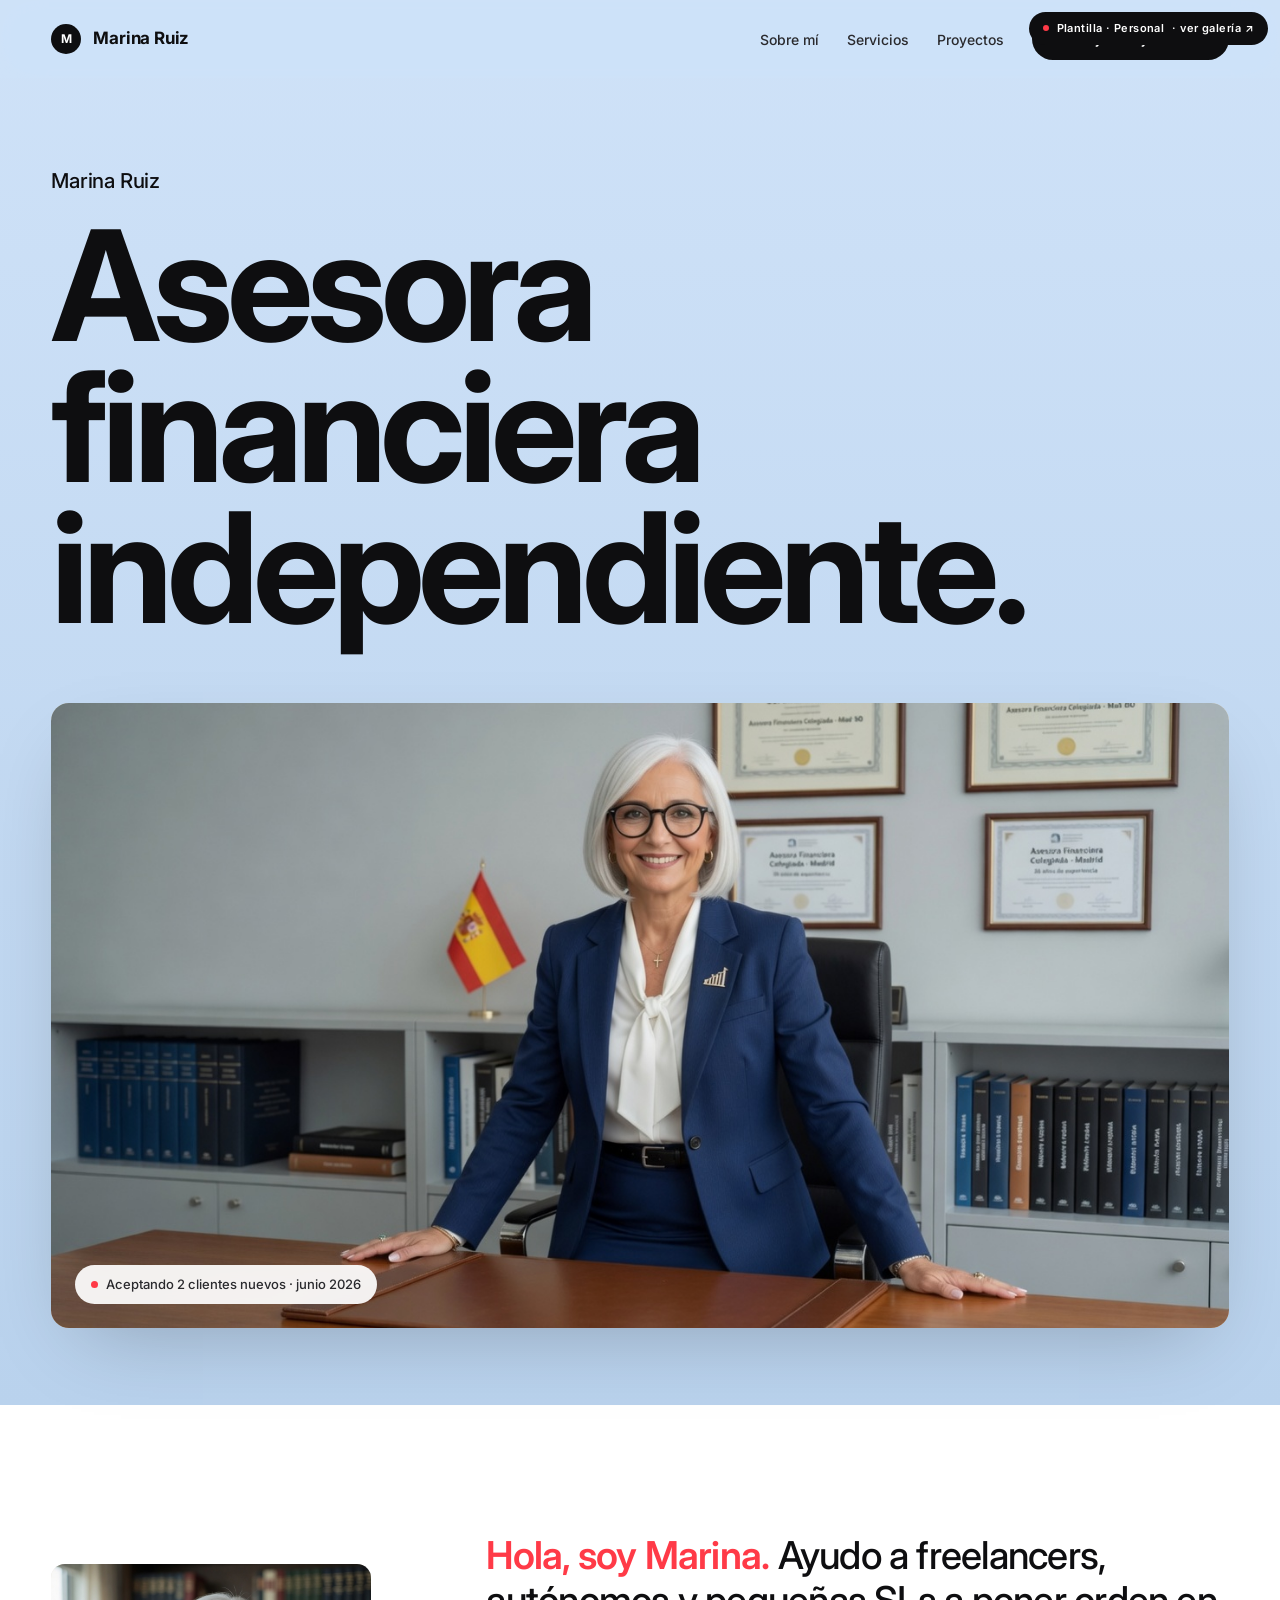
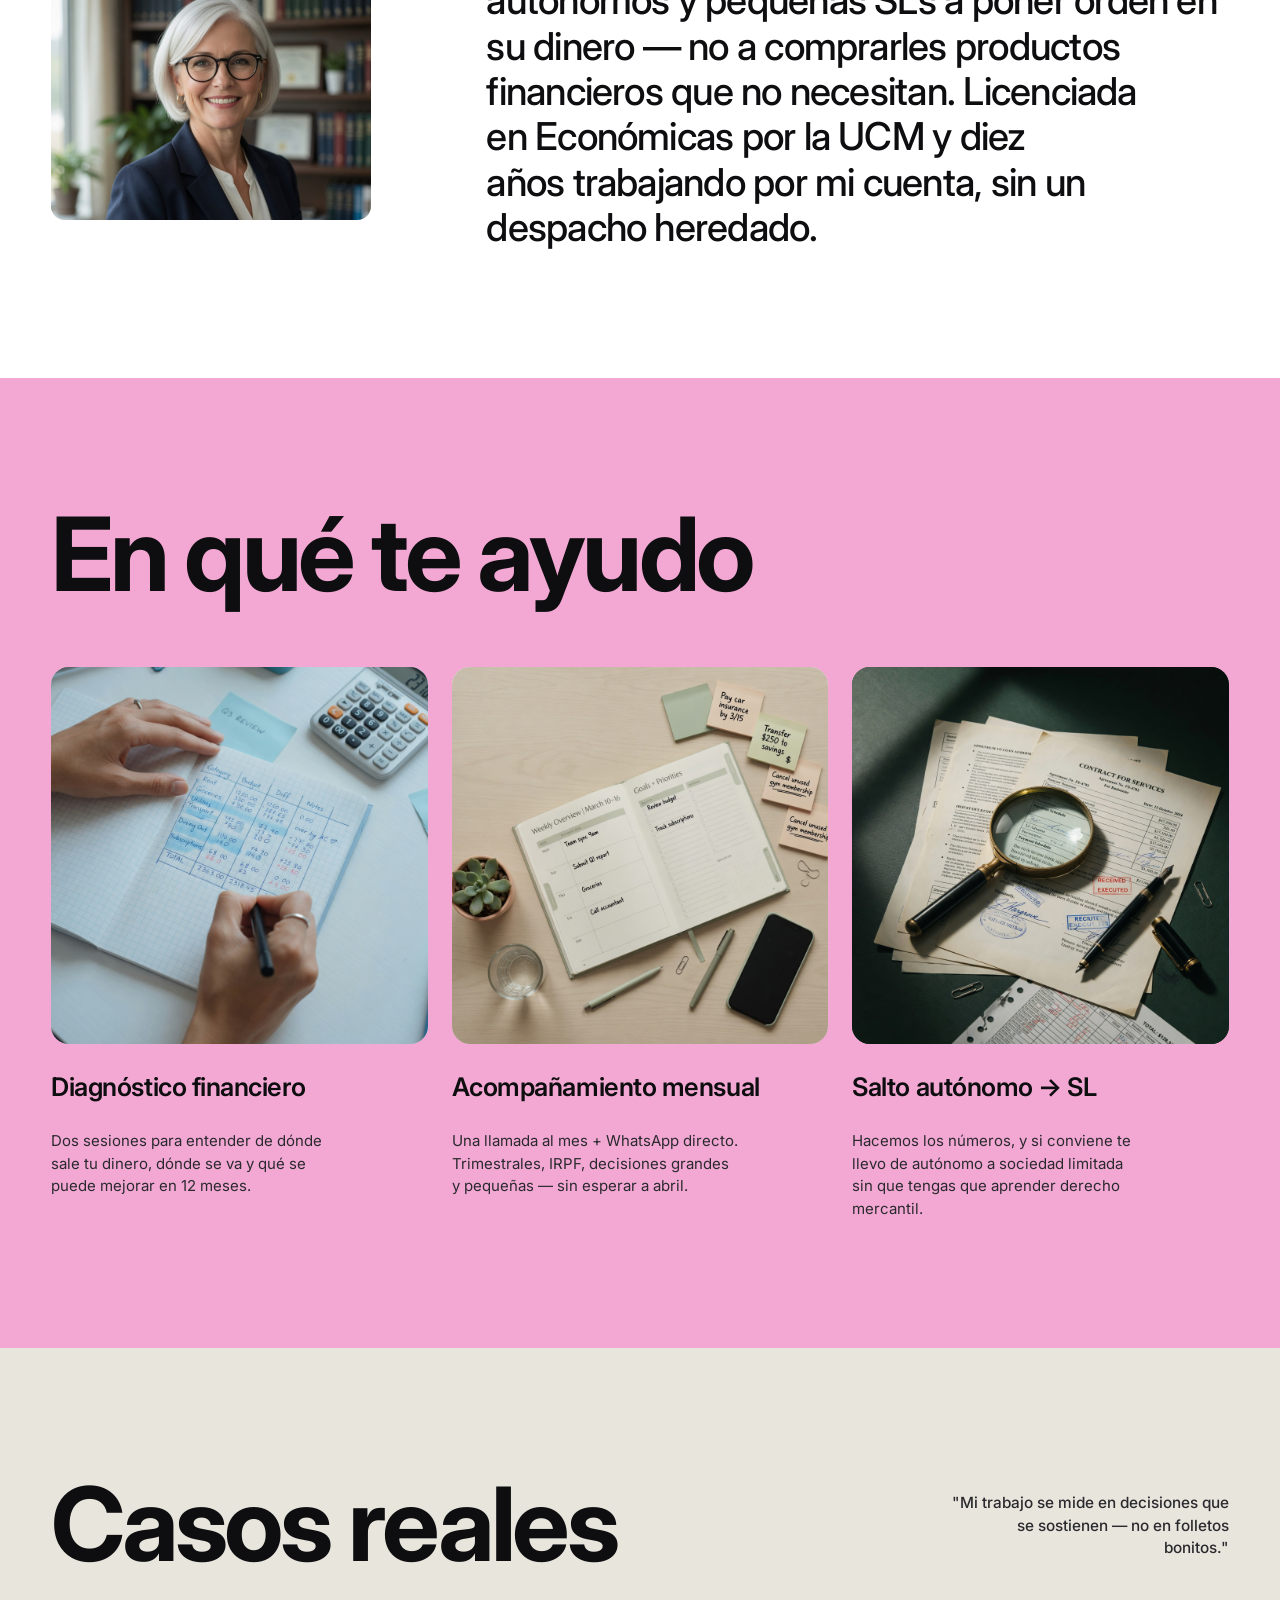
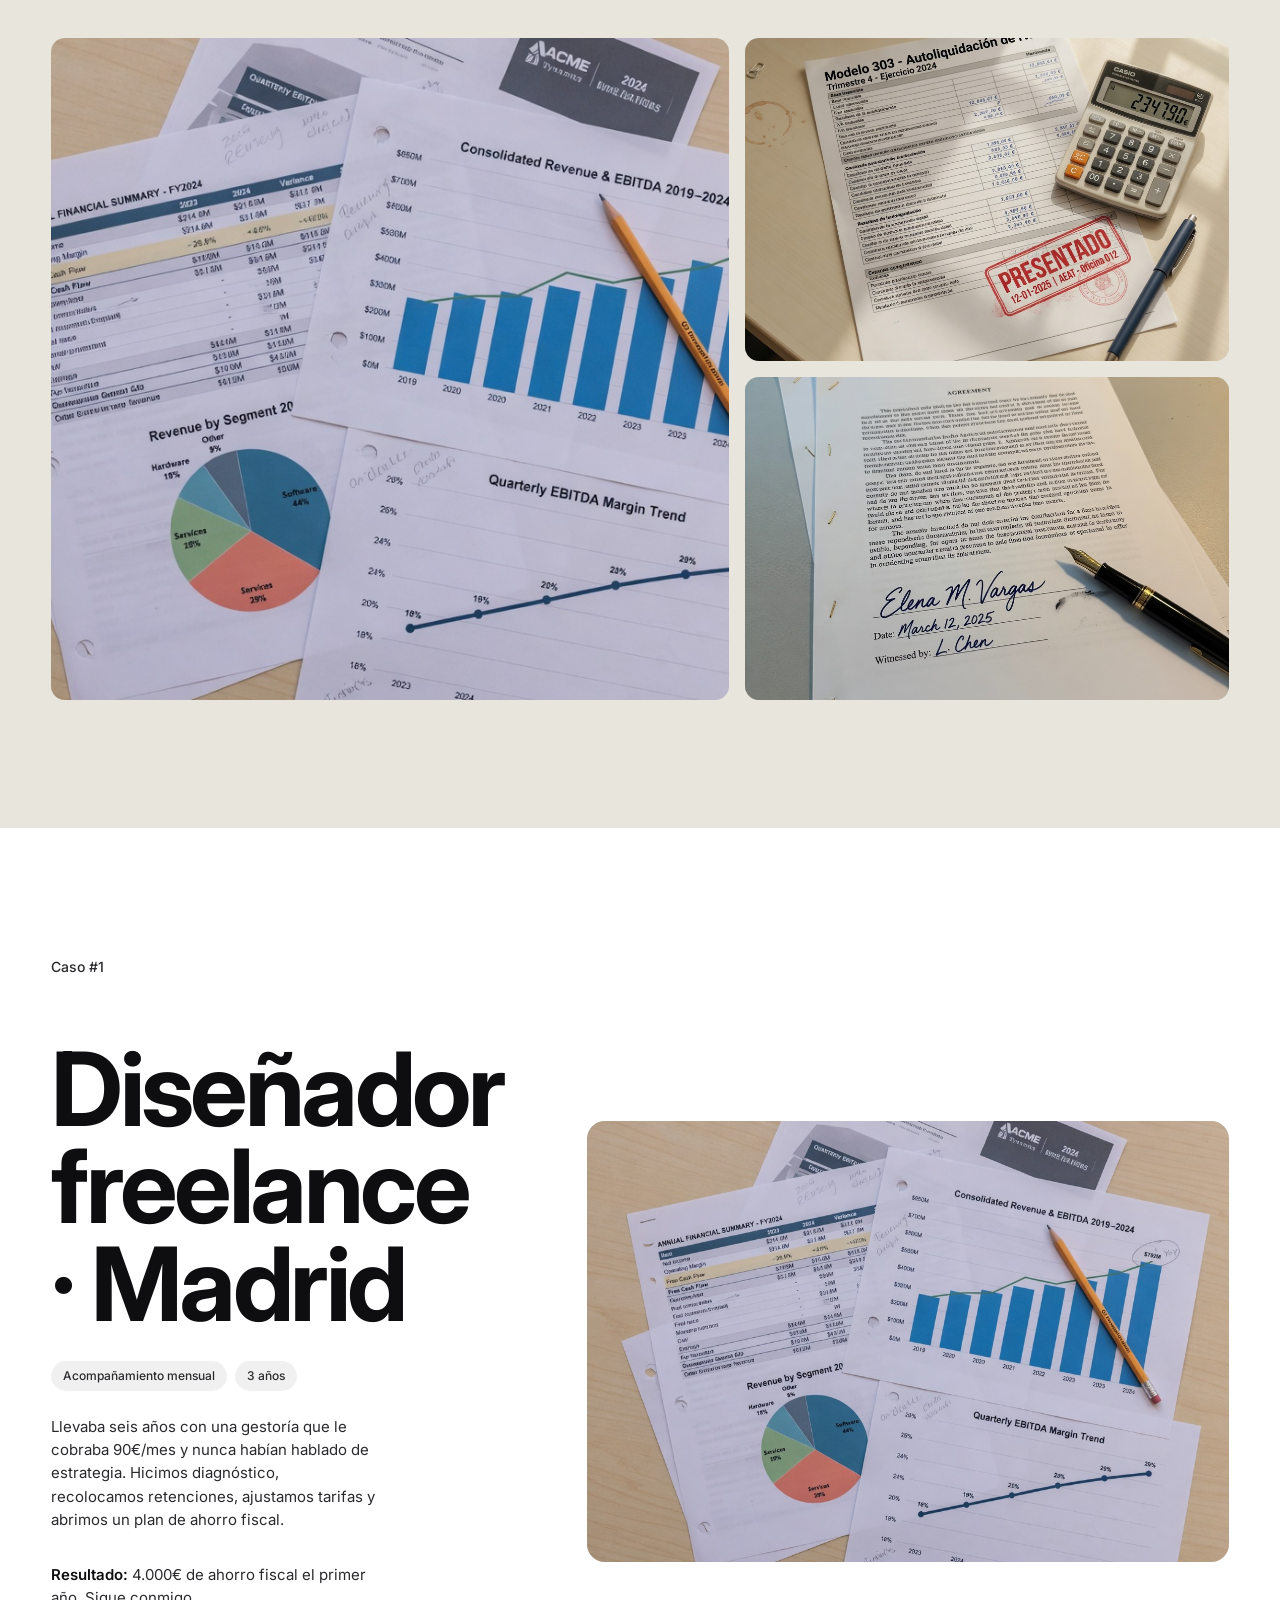
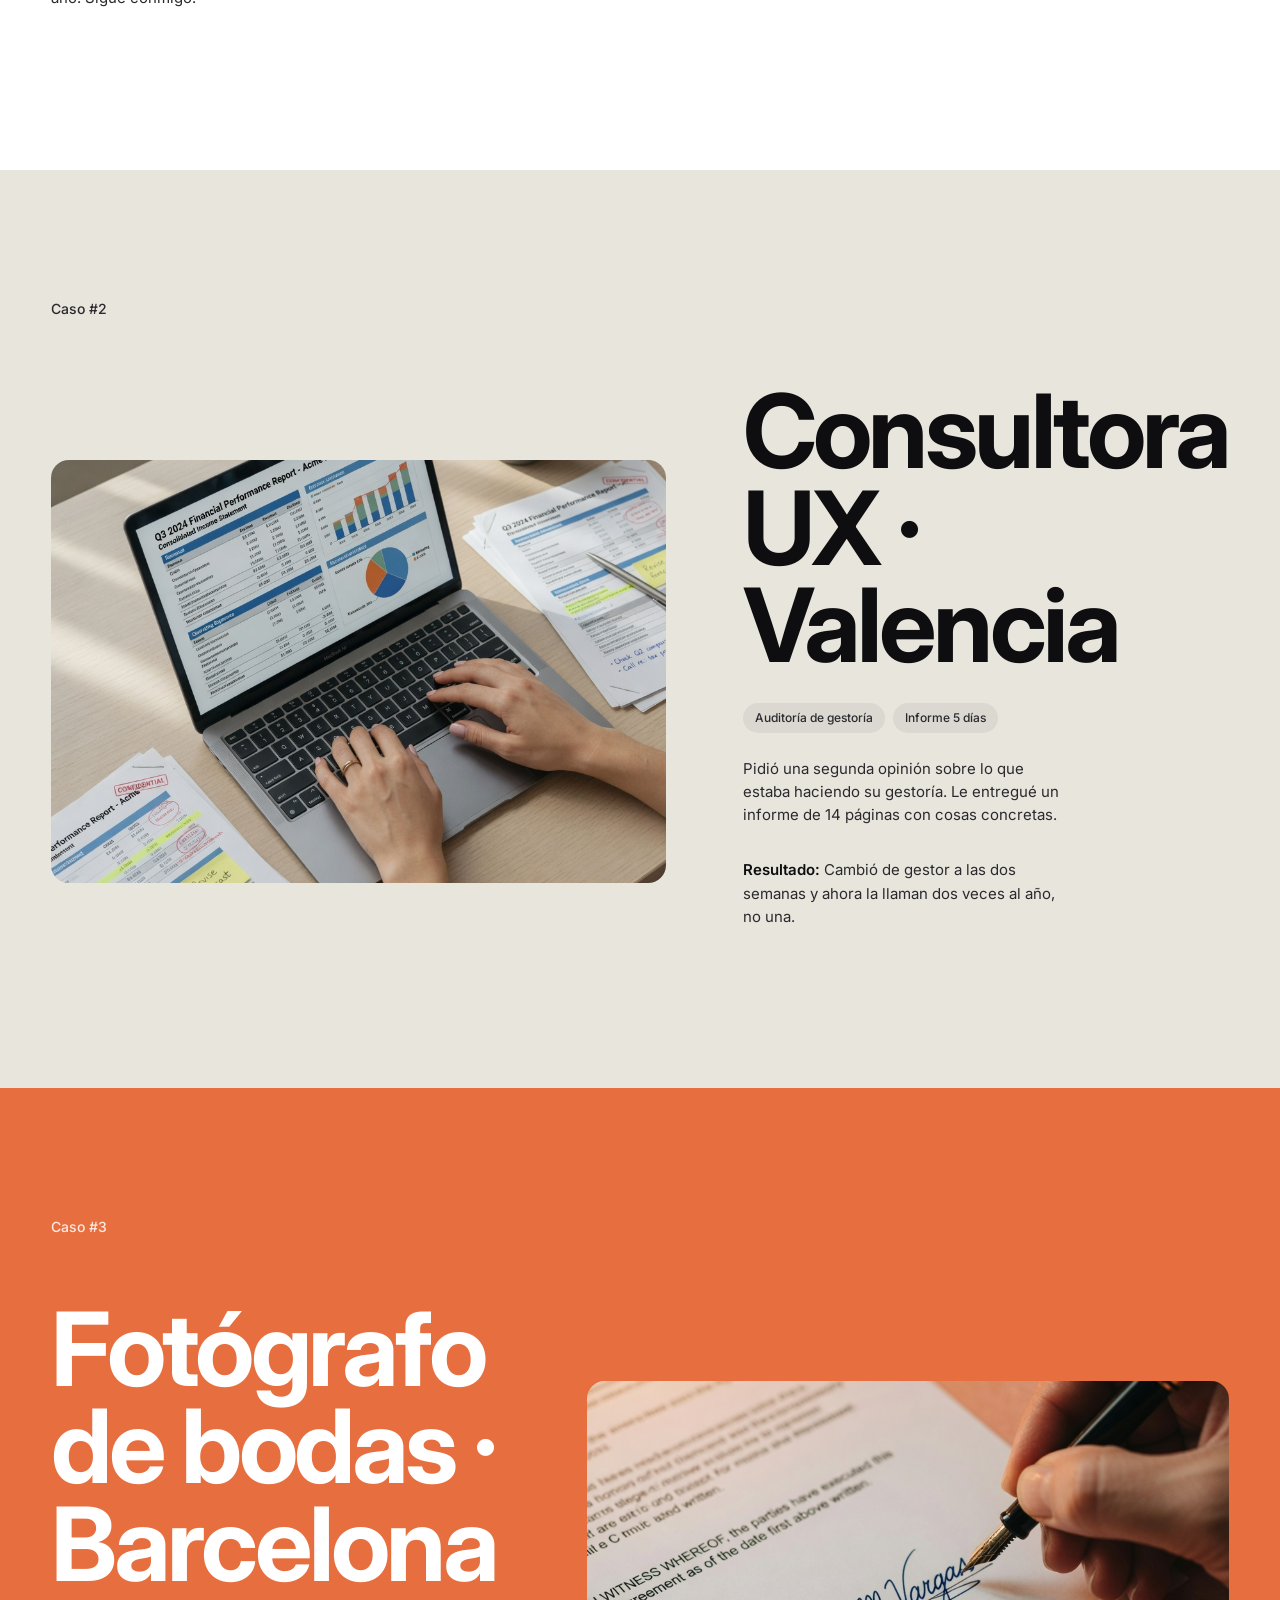
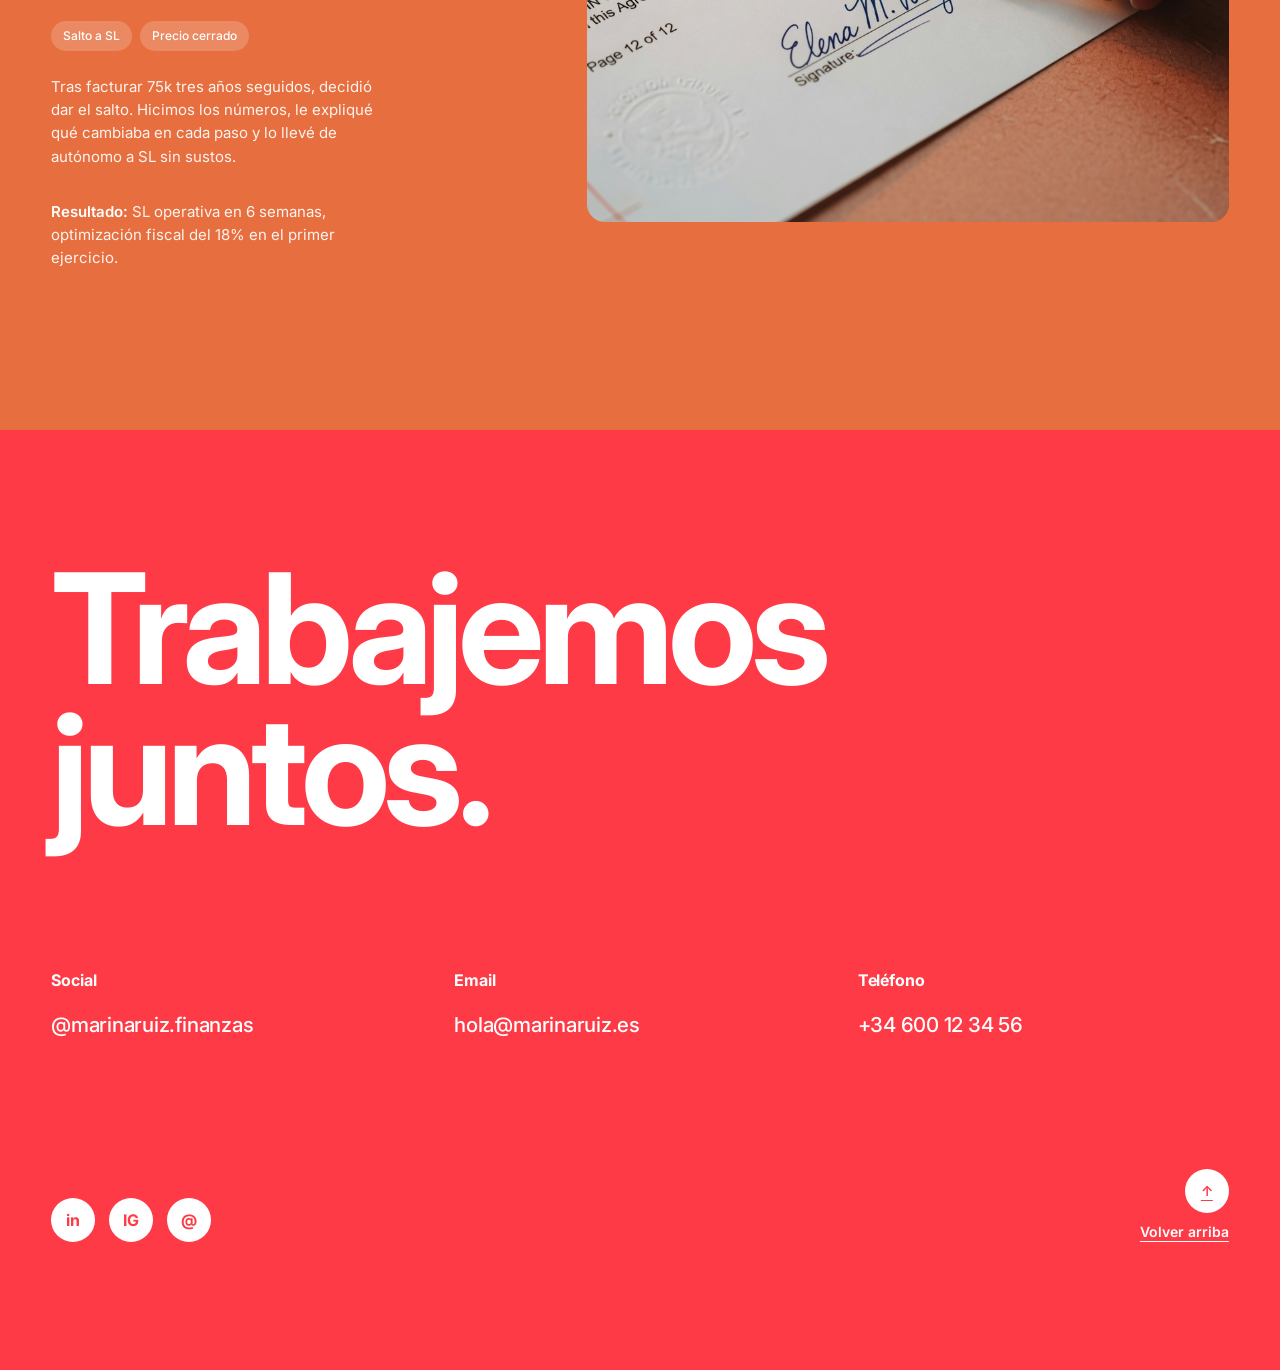
<file: plantillas/personal.html>
<!doctype html>
<html lang="es">
<head>
<meta charset="utf-8" />
<meta name="viewport" content="width=device-width,initial-scale=1" />
<title>Plantilla · Personal — ecomnet</title>
<link rel="preconnect" href="https://fonts.googleapis.com" />
<link rel="preconnect" href="https://fonts.gstatic.com" crossorigin />
<link href="https://fonts.googleapis.com/css2?family=Inter:wght@400;500;600;700;800;900&display=swap" rel="stylesheet" />
<style>
  :root {
    --ink:        #0e0e10;
    --ink-2:      #2a2a2e;
    --ink-3:      #5a5a62;
    --paper:      #ffffff;

    --sky:        #cfe2f8;
    --sky-2:      #b9d2ed;
    --pink:       #f3a8d4;
    --pink-2:     #ec92c6;
    --beige:      #e8e5dd;
    --beige-2:    #dcd8cd;
    --cream:      #f6f3eb;
    --red:        #ff3a47;
    --red-2:      #ea2434;

    --f-ui: 'Inter', system-ui, -apple-system, 'Helvetica Neue', Arial, sans-serif;

    --maxw: 1320px;
    --gutter: clamp(20px, 4vw, 64px);
    --section-y: clamp(72px, 9vw, 128px);
  }
  * { box-sizing: border-box; margin: 0; padding: 0; }
  html, body { background: var(--paper); color: var(--ink); }
  body { font: 400 16px/1.5 var(--f-ui); -webkit-font-smoothing: antialiased; text-rendering: optimizeLegibility; }
  img, svg { display: block; max-width: 100%; }
  a { color: inherit; text-decoration: none; }
  button { font: inherit; color: inherit; background: none; border: 0; cursor: pointer; }

  .container { width: 100%; max-width: var(--maxw); margin: 0 auto; padding: 0 var(--gutter); }
  .section { padding-block: var(--section-y); position: relative; }

  /* Type — bold, oversized, tight letter-spacing */
  .display { font-weight: 700; letter-spacing: -0.035em; line-height: 0.95; text-wrap: balance; }
  .display-xl { font-size: clamp(72px, 12vw, 184px); font-weight: 700; letter-spacing: -0.04em; line-height: 0.92; text-wrap: balance; }
  .display-l  { font-size: clamp(56px, 8vw, 128px); font-weight: 700; letter-spacing: -0.035em; line-height: 0.95; text-wrap: balance; }
  .display-m  { font-size: clamp(40px, 5vw, 72px); font-weight: 700; letter-spacing: -0.03em; line-height: 1.0; text-wrap: balance; }
  .display-s  { font-size: clamp(24px, 2.2vw, 32px); font-weight: 600; letter-spacing: -0.018em; line-height: 1.1; }
  .lede       { font-size: clamp(16px, 1.2vw, 18px); line-height: 1.55; color: var(--ink-2); max-width: 52ch; text-wrap: pretty; }
  .meta       { font-size: 14px; letter-spacing: -0.005em; color: var(--ink-2); font-weight: 500; }
  .label      { font-size: 13px; letter-spacing: 0.02em; color: var(--ink-3); font-weight: 500; }

  /* Buttons */
  .btn { display: inline-flex; align-items: center; gap: 10px; padding: 14px 26px; border-radius: 999px; font: 600 14px/1 var(--f-ui); letter-spacing: -0.003em; transition: transform .12s ease, background .2s ease, color .2s ease, border-color .2s ease; white-space: nowrap; }
  .btn:active { transform: translateY(1px); }
  .btn--ink { background: var(--ink); color: var(--paper); }
  .btn--ink:hover { background: var(--ink-2); }
  .btn--red { background: var(--red); color: var(--paper); }
  .btn--red:hover { background: var(--red-2); }
  .btn--paper { background: var(--paper); color: var(--ink); }
  .btn--paper:hover { background: var(--cream); }
  .btn--ghost { background: transparent; color: currentColor; border: 1.5px solid currentColor; }
  .btn--ghost:hover { background: currentColor; }
  .btn--ghost.on-ink:hover { color: var(--ink); }
  .btn--ghost.on-red:hover { color: var(--red); }

  /* Nav */
  .nav { position: sticky; top: 0; z-index: 60; backdrop-filter: blur(20px) saturate(140%); background: rgba(207, 226, 248, 0.78); }
  .nav__inner { display: flex; align-items: center; justify-content: space-between; padding-block: 18px; }
  .logo { display: inline-flex; align-items: center; gap: 12px; font-weight: 700; font-size: 17px; letter-spacing: -0.01em; }
  .logo__mark {
    width: 30px; height: 30px; border-radius: 999px;
    background: var(--ink); color: var(--paper);
    display: grid; place-items: center;
    font-size: 12px; font-weight: 700; letter-spacing: -0.02em;
  }
  .nav__links { display: flex; gap: 28px; align-items: center; font-size: 14px; color: var(--ink-2); font-weight: 500; }
  .nav__links a:hover { color: var(--ink); }
  @media (max-width: 760px) { .nav__links a:not(.nav__cta) { display: none; } }

  /* ============ HERO — sky blue gradient ============ */
  .hero { background: linear-gradient(180deg, var(--sky) 0%, var(--sky-2) 100%); padding-bottom: clamp(48px, 6vw, 80px); }
  .hero__inner { padding-top: clamp(48px, 7vw, 88px); }
  .hero__name { font-size: clamp(20px, 1.6vw, 24px); font-weight: 500; letter-spacing: -0.01em; color: var(--ink); margin-bottom: 18px; }
  .hero__h1 { color: var(--ink); margin-bottom: clamp(40px, 5vw, 64px); }
  .hero__mockup {
    width: 100%;
    aspect-ratio: 16/8.5;
    background: var(--cream);
    border-radius: 18px;
    overflow: hidden;
    position: relative;
    box-shadow: 0 30px 80px -30px rgba(0,0,0,0.25);
  }
  .hero__mockup .ph {
    position: absolute; inset: 0;
    background:
      repeating-linear-gradient(135deg, rgba(0,0,0,0.04) 0 1px, transparent 1px 14px),
      linear-gradient(180deg, var(--cream), var(--beige));
    display: grid; place-items: center;
  }
  .hero__mockup .ph span {
    font-size: 12px; letter-spacing: 0.06em; color: var(--ink-3); font-weight: 500;
    background: var(--paper); padding: 8px 14px; border-radius: 6px; border: 1px solid rgba(0,0,0,0.06);
  }
  .hero__caption {
    position: absolute; left: 24px; bottom: 24px;
    background: rgba(255,255,255,0.92); backdrop-filter: blur(8px);
    padding: 10px 16px; border-radius: 999px;
    font-size: 13px; font-weight: 500; color: var(--ink-2);
    display: inline-flex; align-items: center; gap: 8px;
  }
  .hero__caption::before { content: ''; width: 7px; height: 7px; border-radius: 999px; background: var(--red); }

  /* ============ INTRO — Hi I'm X ============ */
  .intro { padding-block: clamp(80px, 10vw, 144px); background: var(--paper); }
  .intro__grid { display: grid; grid-template-columns: 1fr 2fr; gap: clamp(32px, 5vw, 72px); align-items: center; }
  .intro__portrait {
    aspect-ratio: 5/4;
    border-radius: 14px;
    overflow: hidden;
    background:
      repeating-linear-gradient(135deg, rgba(0,0,0,0.05) 0 1px, transparent 1px 12px),
      linear-gradient(135deg, var(--beige), var(--beige-2));
    display: grid; place-items: center;
    max-width: 320px;
  }
  .intro__portrait .ph-label {
    font-size: 12px; letter-spacing: 0.06em; color: var(--ink-3); font-weight: 500;
    background: var(--paper); padding: 8px 14px; border-radius: 6px;
  }
  .intro__copy {
    font-size: clamp(26px, 3vw, 40px);
    font-weight: 500;
    letter-spacing: -0.02em;
    line-height: 1.18;
    text-wrap: pretty;
    color: var(--ink);
  }
  .intro__copy .accent { color: var(--red); font-weight: 600; }
  @media (max-width: 880px) {
    .intro__grid { grid-template-columns: 1fr; gap: 32px; }
    .intro__portrait { max-width: 280px; }
  }

  /* ============ DESIGN FOCUSES — PINK ============ */
  .focuses { background: var(--pink); padding-block: clamp(80px, 10vw, 144px); }
  .focuses__h { color: var(--ink); margin-bottom: clamp(40px, 5vw, 72px); max-width: 14ch; }
  .focuses__grid { display: grid; grid-template-columns: repeat(3, 1fr); gap: 24px; }
  .focus { display: flex; flex-direction: column; gap: 24px; }
  .focus__media {
    aspect-ratio: 1/1;
    border-radius: 18px;
    overflow: hidden;
    position: relative;
    background:
      repeating-linear-gradient(135deg, rgba(255,255,255,0.18) 0 1px, transparent 1px 14px),
      linear-gradient(135deg, var(--sky), var(--sky-2));
    display: grid; place-items: center;
  }
  .focus:nth-child(2) .focus__media {
    background:
      repeating-linear-gradient(135deg, rgba(0,0,0,0.04) 0 1px, transparent 1px 14px),
      linear-gradient(135deg, var(--cream), var(--beige));
  }
  .focus:nth-child(3) .focus__media {
    background:
      repeating-linear-gradient(135deg, rgba(255,255,255,0.15) 0 1px, transparent 1px 14px),
      linear-gradient(135deg, #2f5d3c, #1f4429);
  }
  .focus__media .ph {
    font-size: 12px; letter-spacing: 0.06em; color: var(--ink-3); font-weight: 500;
    background: var(--paper); padding: 8px 14px; border-radius: 6px;
  }
  .focus__title { font-size: clamp(22px, 2vw, 30px); font-weight: 600; letter-spacing: -0.018em; color: var(--ink); }
  .focus__desc { font-size: 15px; line-height: 1.5; color: var(--ink-2); max-width: 32ch; }
  @media (max-width: 880px) { .focuses__grid { grid-template-columns: 1fr; gap: 32px; } }

  /* ============ PROJECT GALLERY — beige ============ */
  .gallery { background: var(--beige); padding-block: clamp(80px, 10vw, 144px); }
  .gallery__head { display: grid; grid-template-columns: 1fr auto; align-items: start; gap: 32px; margin-bottom: clamp(40px, 5vw, 64px); }
  .gallery__h { color: var(--ink); }
  .gallery__quote { max-width: 28ch; font-size: clamp(15px, 1.2vw, 17px); font-weight: 500; line-height: 1.45; color: var(--ink-2); text-align: right; padding-top: 16px; }
  .gallery__grid {
    display: grid;
    grid-template-columns: 1.4fr 1fr;
    grid-template-rows: 1fr 1fr;
    gap: 16px;
    aspect-ratio: 16/9;
  }
  .gallery__cell {
    border-radius: 14px;
    overflow: hidden;
    background:
      repeating-linear-gradient(135deg, rgba(0,0,0,0.05) 0 1px, transparent 1px 12px),
      linear-gradient(135deg, var(--cream), var(--beige-2));
    display: grid; place-items: center;
    position: relative;
  }
  .gallery__cell:nth-child(1) { grid-row: 1 / span 2; }
  .gallery__cell:nth-child(2) {
    background:
      repeating-linear-gradient(135deg, rgba(0,0,0,0.05) 0 1px, transparent 1px 12px),
      linear-gradient(135deg, #ece8de, #d5cfbe);
  }
  .gallery__cell:nth-child(3) {
    background:
      repeating-linear-gradient(135deg, rgba(0,0,0,0.05) 0 1px, transparent 1px 12px),
      linear-gradient(135deg, #d8d4c4, #a8a594);
  }
  .gallery__cell .ph {
    font-size: 12px; letter-spacing: 0.06em; color: var(--ink-3); font-weight: 500;
    background: var(--paper); padding: 8px 14px; border-radius: 6px;
  }
  @media (max-width: 880px) {
    .gallery__head { grid-template-columns: 1fr; }
    .gallery__quote { text-align: left; padding-top: 0; }
    .gallery__grid { aspect-ratio: auto; grid-template-columns: 1fr; grid-template-rows: auto; }
    .gallery__cell { aspect-ratio: 4/3; }
    .gallery__cell:nth-child(1) { grid-row: auto; }
  }

  /* ============ PROJECT FEATURE — repeating ============ */
  .project { padding-block: clamp(80px, 10vw, 144px); background: var(--cream); }
  .project--paper { background: var(--paper); }
  .project--beige { background: var(--beige); }
  .project--orange { background: #e76f3f; color: var(--paper); }
  .project__grid { display: grid; grid-template-columns: 1fr 1.4fr; gap: clamp(40px, 6vw, 96px); align-items: center; }
  .project--reverse .project__grid { grid-template-columns: 1.4fr 1fr; }
  .project--reverse .project__copy { order: 2; }
  .project__num { font-size: 14px; letter-spacing: -0.005em; color: var(--ink-2); font-weight: 500; margin-bottom: clamp(40px, 5vw, 72px); }
  .project--orange .project__num { color: rgba(255,255,255,0.85); }
  .project__title { color: var(--ink); margin-bottom: 28px; }
  .project--orange .project__title { color: var(--paper); }
  .project__desc { font-size: 15px; line-height: 1.55; color: var(--ink-2); max-width: 36ch; margin-bottom: 32px; }
  .project--orange .project__desc { color: rgba(255,255,255,0.92); }
  .project__tags { display: flex; gap: 8px; flex-wrap: wrap; margin-bottom: 24px; }
  .project__tag { font-size: 12px; font-weight: 500; padding: 6px 12px; border-radius: 999px; background: rgba(0,0,0,0.06); color: var(--ink-2); }
  .project--orange .project__tag { background: rgba(255,255,255,0.18); color: var(--paper); }
  .project__media {
    position: relative;
    aspect-ratio: 16/11;
    border-radius: 18px;
    overflow: hidden;
    background:
      repeating-linear-gradient(135deg, rgba(0,0,0,0.04) 0 1px, transparent 1px 14px),
      linear-gradient(135deg, var(--beige), var(--beige-2));
    display: grid; place-items: center;
  }
  .project--orange .project__media {
    background:
      repeating-linear-gradient(135deg, rgba(0,0,0,0.06) 0 1px, transparent 1px 14px),
      linear-gradient(135deg, #f2916a, #c44e22);
  }
  .project__media .ph {
    font-size: 12px; letter-spacing: 0.06em; color: var(--ink-3); font-weight: 500;
    background: var(--paper); padding: 8px 14px; border-radius: 6px;
  }
  @media (max-width: 880px) {
    .project__grid { grid-template-columns: 1fr; }
    .project--reverse .project__grid { grid-template-columns: 1fr; }
    .project--reverse .project__copy { order: 0; }
  }

  /* ============ CONTACT — RED full-bleed ============ */
  .contact { background: var(--red); color: var(--paper); padding-block: clamp(80px, 10vw, 144px); position: relative; min-height: 80vh; display: flex; flex-direction: column; justify-content: center; }
  .contact__h { color: var(--paper); margin-bottom: clamp(72px, 10vw, 144px); max-width: 16ch; }
  .contact__grid { display: grid; grid-template-columns: repeat(3, 1fr); gap: 32px; }
  .contact__col h4 { font-size: 16px; font-weight: 700; letter-spacing: -0.005em; margin-bottom: 18px; color: var(--paper); }
  .contact__col .v { font-size: clamp(18px, 1.6vw, 22px); font-weight: 500; letter-spacing: -0.012em; color: var(--paper); }
  .contact__col .v a:hover { text-decoration: underline; text-underline-offset: 4px; }
  .contact__bottom {
    margin-top: clamp(72px, 10vw, 128px);
    display: flex; justify-content: space-between; align-items: end; gap: 24px; flex-wrap: wrap;
  }
  .contact__socials { display: flex; gap: 14px; }
  .contact__social {
    width: 44px; height: 44px; border-radius: 999px;
    background: var(--paper); color: var(--red);
    display: grid; place-items: center;
    font-size: 16px; font-weight: 700;
    transition: transform .15s ease;
  }
  .contact__social:hover { transform: scale(1.06); }
  .contact__top-link { display: inline-flex; flex-direction: column; gap: 8px; align-items: flex-end; }
  .contact__top-circle {
    width: 44px; height: 44px; border-radius: 999px;
    background: var(--paper); color: var(--red);
    display: grid; place-items: center;
    font-size: 18px; font-weight: 700;
  }
  .contact__top-link span { font-size: 14px; font-weight: 600; text-decoration: underline; text-underline-offset: 4px; }
  @media (max-width: 760px) { .contact__grid { grid-template-columns: 1fr; gap: 24px; } }

  /* Demo ribbon */
  .ribbon { position: fixed; top: 12px; right: 12px; z-index: 200; background: var(--ink); color: var(--paper); font-size: 11px; font-weight: 600; letter-spacing: 0.04em; padding: 8px 14px; border-radius: 999px; display: inline-flex; gap: 8px; align-items: center; }
  .ribbon::before { content: ''; width: 6px; height: 6px; border-radius: 999px; background: var(--red); }
  .ribbon a { color: inherit; opacity: 0.75; }
  .ribbon a:hover { opacity: 1; }
</style>
</head>
<body>

<a class="ribbon" href="index.html"><span>Plantilla · Personal</span><span>· ver galería ↗</span></a>

<!-- HERO -->
<section class="hero">
  <header class="nav">
    <div class="container nav__inner">
      <a class="logo" href="#">
        <span class="logo__mark">M</span>
        <span>Marina Ruiz</span>
      </a>
      <nav class="nav__links">
        <a href="#sobre-mi">Sobre mí</a>
        <a href="#enfoques">Servicios</a>
        <a href="#proyectos">Proyectos</a>
        <a class="btn btn--ink nav__cta" href="#contacto">Trabajemos juntos →</a>
      </nav>
    </div>
  </header>

  <div class="container hero__inner">
    <div class="hero__name">Marina Ruiz</div>
    <h1 class="display-xl hero__h1">Asesora financiera independiente.</h1>
    <div class="hero__mockup">
      <img src="../Asesora_en_finanzas.jpg" alt="Marina Ruiz, asesora financiera independiente" style="position:absolute;inset:0;width:100%;height:100%;object-fit:cover;display:block;">
      <div class="hero__caption">Aceptando 2 clientes nuevos · junio 2026</div>
    </div>
  </div>
</section>

<!-- INTRO — Hi I'm Marina -->
<section class="intro" id="sobre-mi">
  <div class="container">
    <div class="intro__grid">
      <div class="intro__portrait" style="position:relative;">
        <img src="../A_Marina.jpg" alt="Marina Ruiz" style="position:absolute;inset:0;width:100%;height:100%;object-fit:cover;object-position:top;display:block;">
      </div>
      <div class="intro__copy">
        <span class="accent">Hola, soy Marina.</span> Ayudo a freelancers, autónomos y pequeñas SLs a poner orden en su dinero — no a comprarles productos financieros que no necesitan. Licenciada en Económicas por la UCM y diez años trabajando por mi cuenta, sin un despacho heredado.
      </div>
    </div>
  </div>
</section>

<!-- DESIGN FOCUSES — PINK -->
<section class="focuses" id="enfoques">
  <div class="container">
    <h2 class="display-l focuses__h">En qué te ayudo</h2>
    <div class="focuses__grid">
      <article class="focus">
        <div class="focus__media"><img src="../Notebook.jfif" alt="Diagnóstico financiero" style="position:absolute;inset:0;width:100%;height:100%;object-fit:cover;display:block;"></div>
        <h3 class="focus__title">Diagnóstico financiero</h3>
        <p class="focus__desc">Dos sesiones para entender de dónde sale tu dinero, dónde se va y qué se puede mejorar en 12 meses.</p>
      </article>
      <article class="focus">
        <div class="focus__media"><img src="../Notebook_2.jfif" alt="Acompañamiento mensual" style="position:absolute;inset:0;width:100%;height:100%;object-fit:cover;display:block;"></div>
        <h3 class="focus__title">Acompañamiento mensual</h3>
        <p class="focus__desc">Una llamada al mes + WhatsApp directo. Trimestrales, IRPF, decisiones grandes y pequeñas — sin esperar a abril.</p>
      </article>
      <article class="focus">
        <div class="focus__media"><img src="../Contract.jfif" alt="Salto autónomo a SL" style="position:absolute;inset:0;width:100%;height:100%;object-fit:cover;display:block;"></div>
        <h3 class="focus__title">Salto autónomo → SL</h3>
        <p class="focus__desc">Hacemos los números, y si conviene te llevo de autónomo a sociedad limitada sin que tengas que aprender derecho mercantil.</p>
      </article>
    </div>
  </div>
</section>

<!-- PROJECT GALLERY -->
<section class="gallery" id="proyectos">
  <div class="container">
    <div class="gallery__head">
      <h2 class="display-l gallery__h">Casos reales</h2>
      <p class="gallery__quote">"Mi trabajo se mide en decisiones que se sostienen — no en folletos bonitos."</p>
    </div>
    <div class="gallery__grid">
      <div class="gallery__cell"><img src="../Reporte_financiero.jfif" alt="Caso destacado — gráfica anual" style="position:absolute;inset:0;width:100%;height:100%;object-fit:cover;display:block;"></div>
      <div class="gallery__cell"><img src="../Liquidacion_de_Iva.jpg" alt="Caso — cierre fiscal" style="position:absolute;inset:0;width:100%;height:100%;object-fit:cover;display:block;"></div>
      <div class="gallery__cell"><img src="../Documento_firmado.jfif" alt="Caso — documentos firmados" style="position:absolute;inset:0;width:100%;height:100%;object-fit:cover;display:block;"></div>
    </div>
  </div>
</section>

<!-- PROJECT 1 -->
<section class="project project--paper">
  <div class="container">
    <div class="project__num">Caso #1</div>
    <div class="project__grid">
      <div class="project__copy">
        <h2 class="display-l project__title">Diseñador freelance · Madrid</h2>
        <div class="project__tags">
          <span class="project__tag">Acompañamiento mensual</span>
          <span class="project__tag">3 años</span>
        </div>
        <p class="project__desc">Llevaba seis años con una gestoría que le cobraba 90€/mes y nunca habían hablado de estrategia. Hicimos diagnóstico, recolocamos retenciones, ajustamos tarifas y abrimos un plan de ahorro fiscal.</p>
        <p class="project__desc"><strong style="color: var(--ink); font-weight: 600;">Resultado:</strong> 4.000€ de ahorro fiscal el primer año. Sigue conmigo.</p>
      </div>
      <div class="project__media"><img src="../Reporte_financiero.jfif" alt="Caso 1 — diseñador freelance Madrid" style="position:absolute;inset:0;width:100%;height:100%;object-fit:cover;display:block;"></div>
    </div>
  </div>
</section>

<!-- PROJECT 2 -->
<section class="project project--beige project--reverse">
  <div class="container">
    <div class="project__num">Caso #2</div>
    <div class="project__grid">
      <div class="project__media"><img src="../Ordenador_con_reporte.jfif" alt="Caso 2 — consultora UX Valencia" style="position:absolute;inset:0;width:100%;height:100%;object-fit:cover;display:block;"></div>
      <div class="project__copy">
        <h2 class="display-l project__title">Consultora UX · Valencia</h2>
        <div class="project__tags">
          <span class="project__tag">Auditoría de gestoría</span>
          <span class="project__tag">Informe 5 días</span>
        </div>
        <p class="project__desc">Pidió una segunda opinión sobre lo que estaba haciendo su gestoría. Le entregué un informe de 14 páginas con cosas concretas.</p>
        <p class="project__desc"><strong style="color: var(--ink); font-weight: 600;">Resultado:</strong> Cambió de gestor a las dos semanas y ahora la llaman dos veces al año, no una.</p>
      </div>
    </div>
  </div>
</section>

<!-- PROJECT 3 — orange accent -->
<section class="project project--orange">
  <div class="container">
    <div class="project__num">Caso #3</div>
    <div class="project__grid">
      <div class="project__copy">
        <h2 class="display-l project__title">Fotógrafo de bodas · Barcelona</h2>
        <div class="project__tags">
          <span class="project__tag">Salto a SL</span>
          <span class="project__tag">Precio cerrado</span>
        </div>
        <p class="project__desc">Tras facturar 75k tres años seguidos, decidió dar el salto. Hicimos los números, le expliqué qué cambiaba en cada paso y lo llevé de autónomo a SL sin sustos.</p>
        <p class="project__desc"><strong style="color: var(--paper); font-weight: 600;">Resultado:</strong> SL operativa en 6 semanas, optimización fiscal del 18% en el primer ejercicio.</p>
      </div>
      <div class="project__media"><img src="../Firma.jpg" alt="Caso 3 — fotógrafo Barcelona" style="position:absolute;inset:0;width:100%;height:100%;object-fit:cover;display:block;"></div>
    </div>
  </div>
</section>

<!-- CONTACT — RED -->
<section class="contact" id="contacto">
  <div class="container">
    <h2 class="display-xl contact__h">Trabajemos juntos.</h2>
    <div class="contact__grid">
      <div class="contact__col">
        <h4>Social</h4>
        <div class="v"><a href="#">@marinaruiz.finanzas</a></div>
      </div>
      <div class="contact__col">
        <h4>Email</h4>
        <div class="v"><a href="mailto:hola@marinaruiz.es">hola@marinaruiz.es</a></div>
      </div>
      <div class="contact__col">
        <h4>Teléfono</h4>
        <div class="v"><a href="tel:+34600123456">+34 600 12 34 56</a></div>
      </div>
    </div>
    <div class="contact__bottom">
      <div class="contact__socials">
        <a class="contact__social" href="#" aria-label="LinkedIn">in</a>
        <a class="contact__social" href="#" aria-label="Instagram">IG</a>
        <a class="contact__social" href="#" aria-label="Email">@</a>
      </div>
      <a class="contact__top-link" href="#top">
        <span class="contact__top-circle">↑</span>
        <span>Volver arriba</span>
      </a>
    </div>
  </div>
</section>

</body>
</html>
</file>
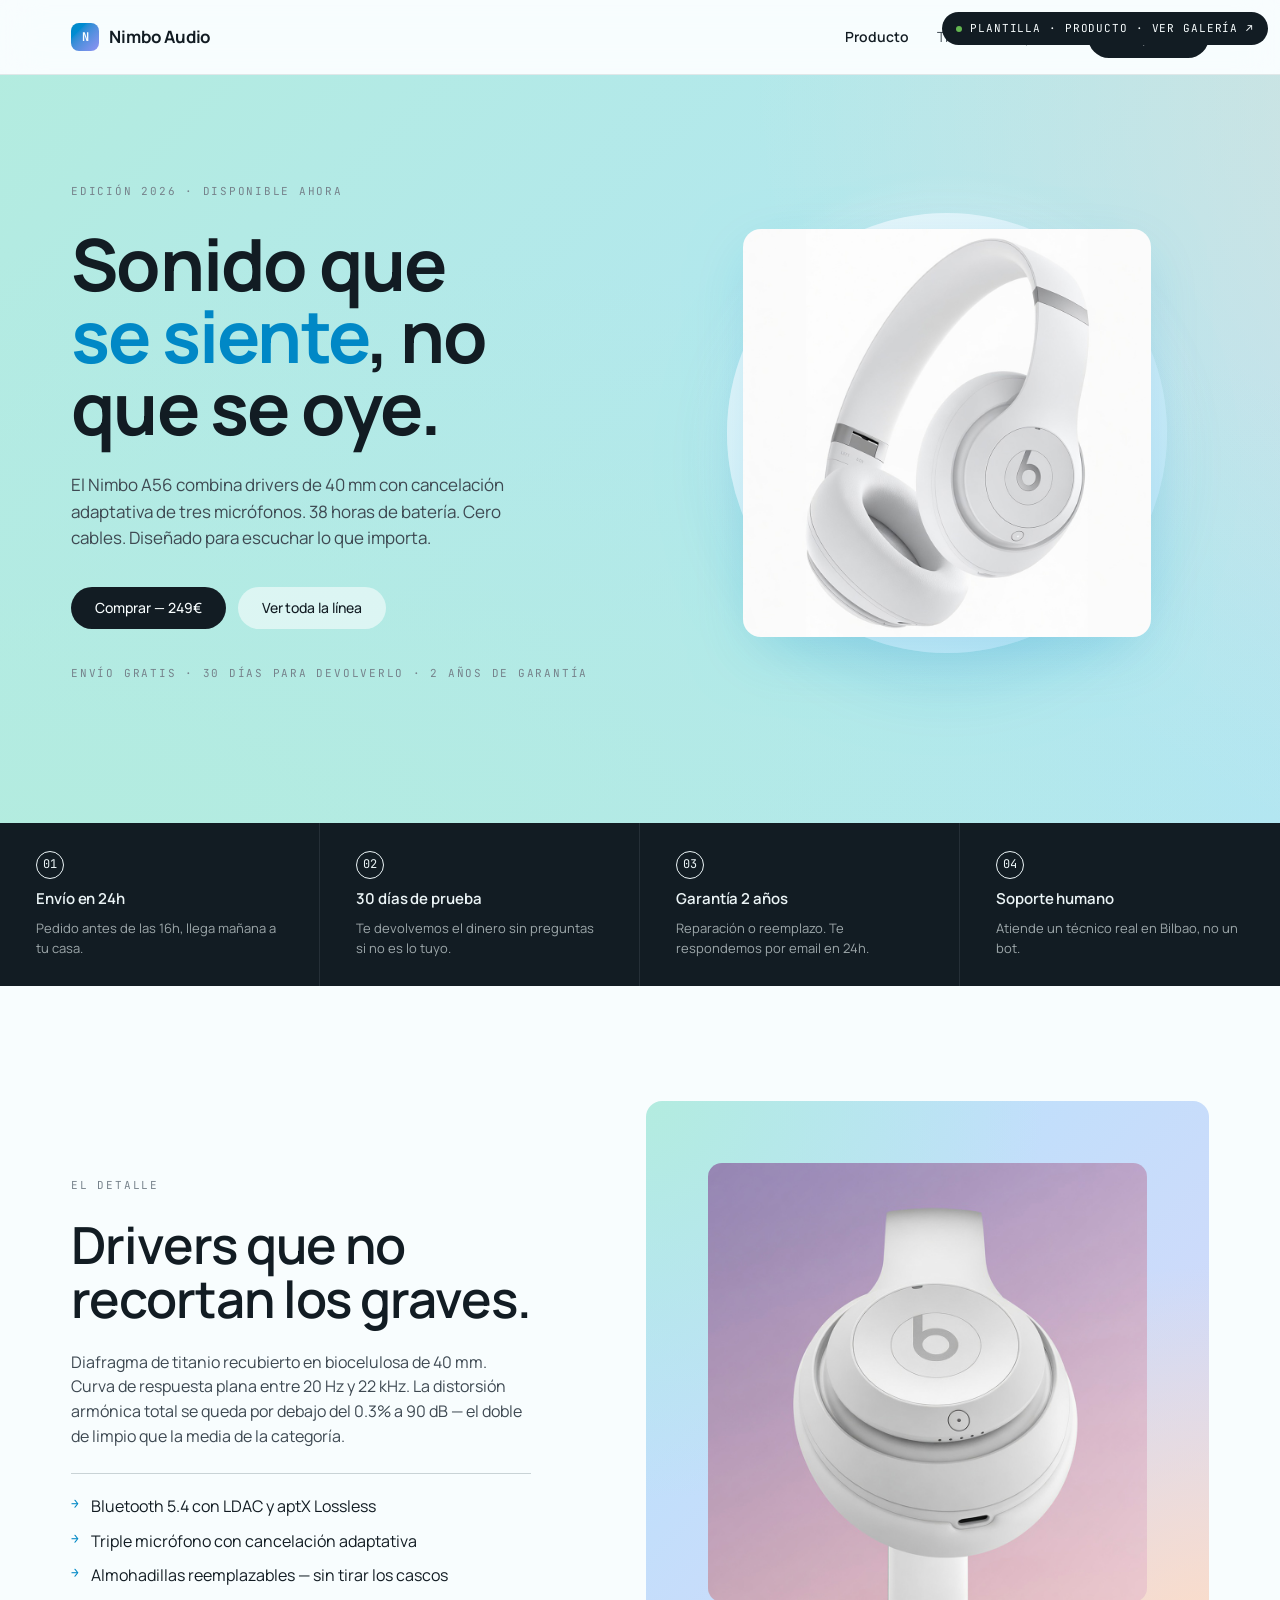
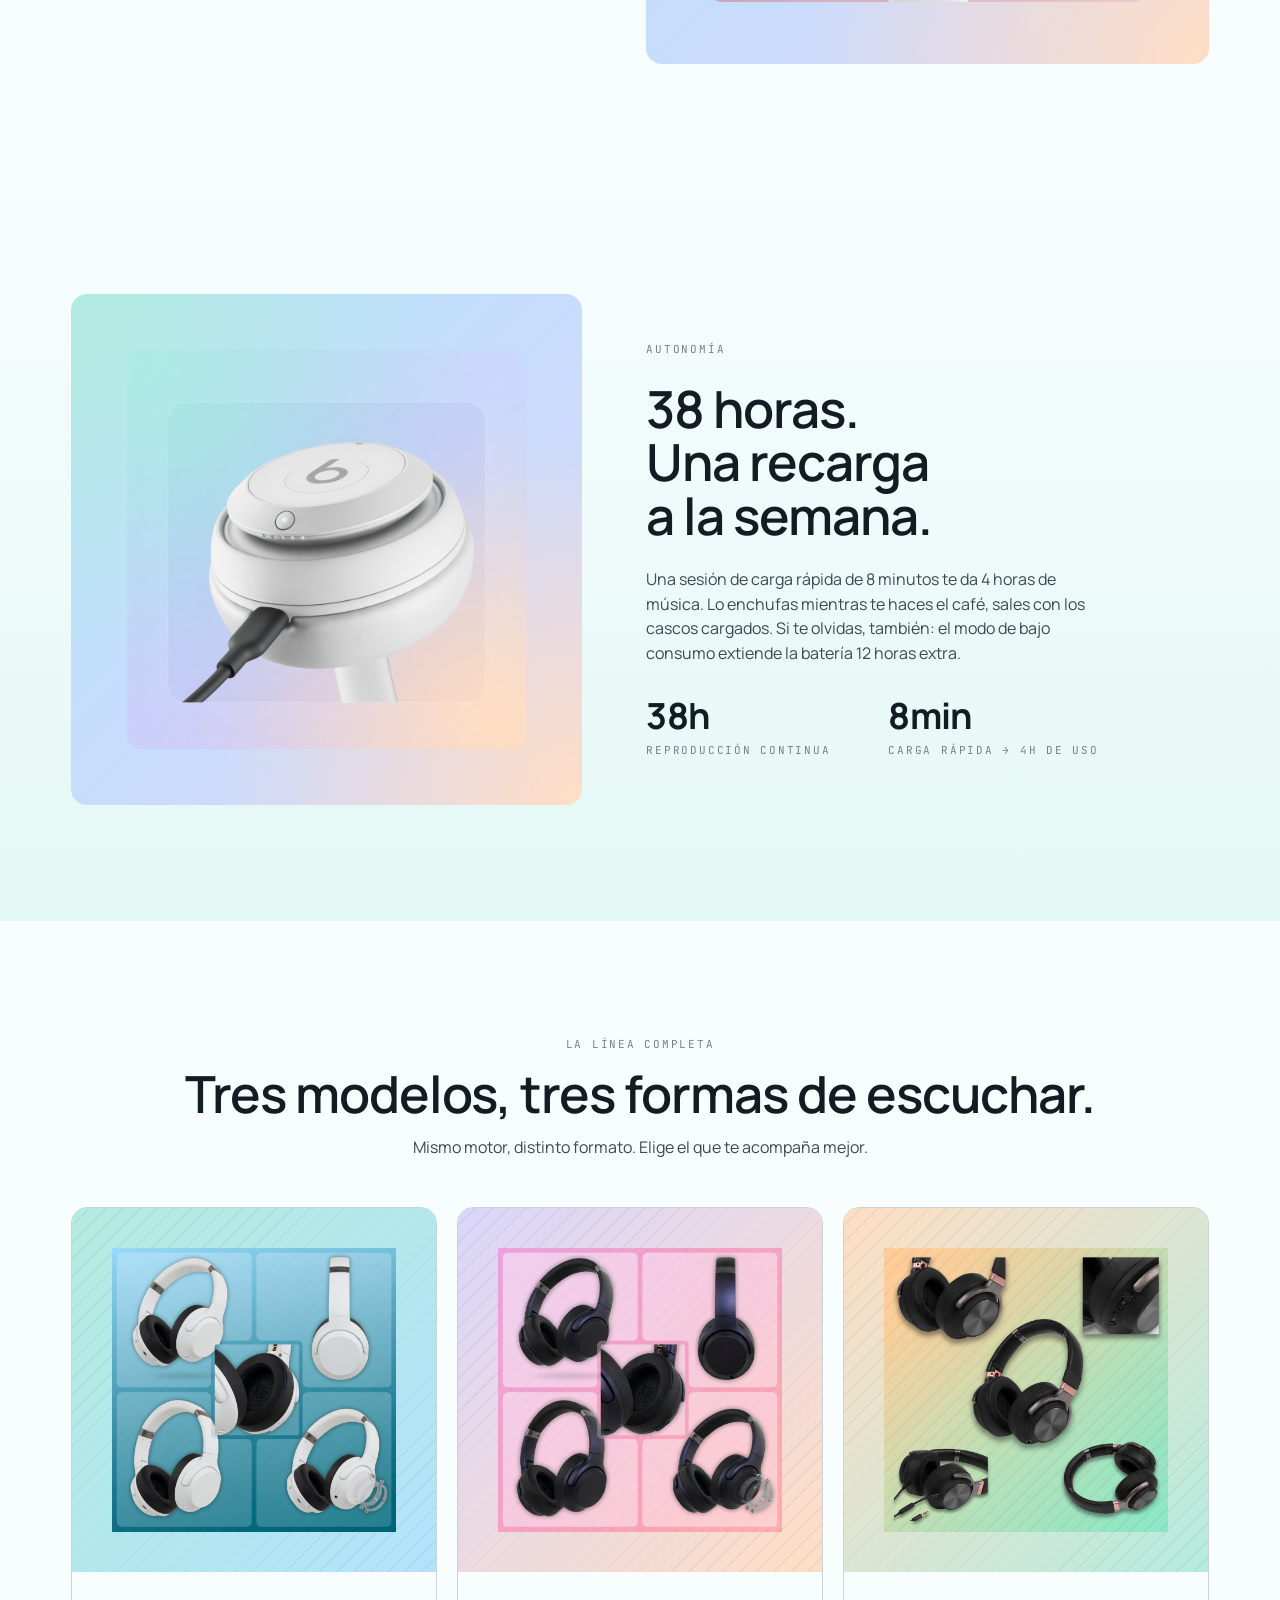
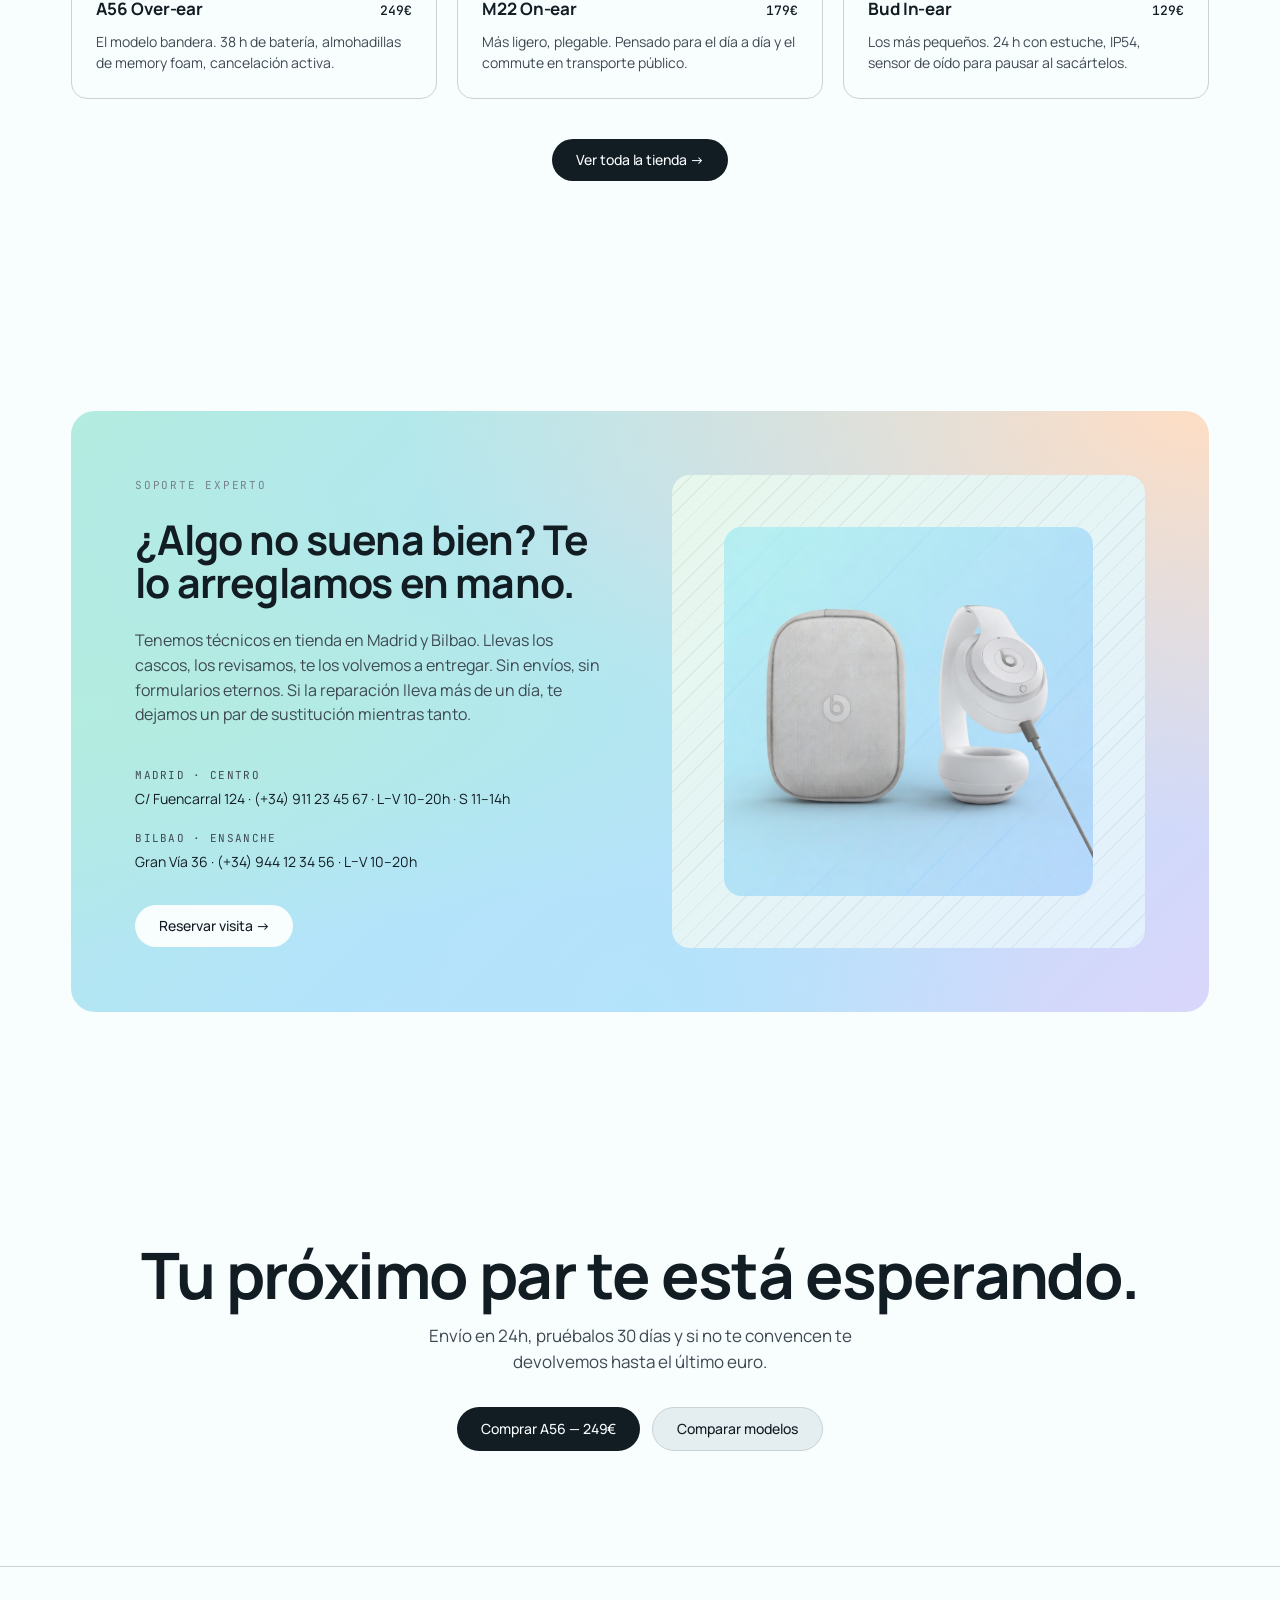
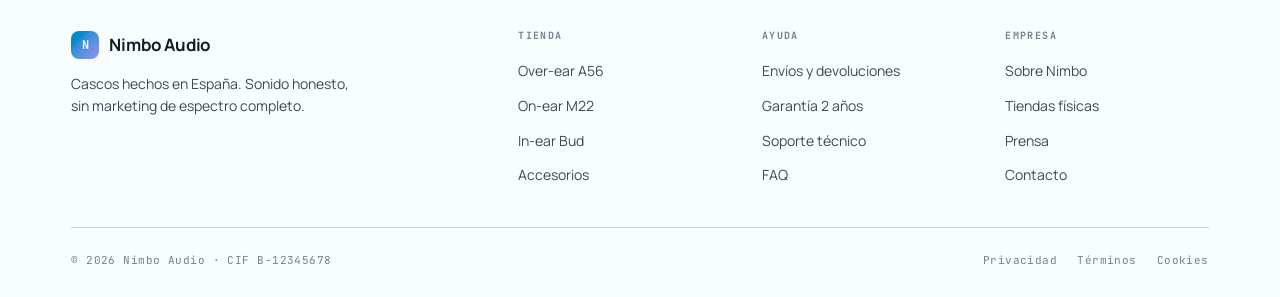
<file: plantillas/producto.html>
<!doctype html>
<html lang="es">
<head>
<meta charset="utf-8" />
<meta name="viewport" content="width=device-width,initial-scale=1" />
<title>Plantilla · Producto — ecomnet</title>
<link rel="preconnect" href="https://fonts.googleapis.com" />
<link rel="preconnect" href="https://fonts.gstatic.com" crossorigin />
<link href="https://fonts.googleapis.com/css2?family=Manrope:wght@400;500;600;700;800&family=JetBrains+Mono:wght@400;500&display=swap" rel="stylesheet" />
<style>
  :root {
    --ink: oklch(22% 0.02 240);
    --ink-2: oklch(40% 0.02 240);
    --ink-3: oklch(60% 0.02 240);
    --line: oklch(86% 0.012 220);
    --paper: oklch(99% 0.005 220);

    /* Pastel gradient palette */
    --g-mint: oklch(90% 0.06 180);
    --g-sky:  oklch(89% 0.06 230);
    --g-lila: oklch(89% 0.05 290);
    --g-peach: oklch(92% 0.05 60);

    --accent: oklch(58% 0.16 230); /* deep blue for product accent */
    --on-dark: oklch(96% 0.01 220);

    --f-ui: 'Manrope', ui-sans-serif, system-ui, sans-serif;
    --f-mono: 'JetBrains Mono', ui-monospace, monospace;

    --maxw: 1240px;
    --gutter: clamp(20px, 4vw, 56px);
    --section-y: clamp(72px, 9vw, 128px);
  }
  * { box-sizing: border-box; margin: 0; padding: 0; }
  html, body { background: var(--paper); color: var(--ink); }
  body { font: 400 16px/1.55 var(--f-ui); -webkit-font-smoothing: antialiased; }
  img, svg { display: block; max-width: 100%; }
  a { color: inherit; text-decoration: none; }
  button { font: inherit; color: inherit; background: none; border: 0; cursor: pointer; }

  .container { width: 100%; max-width: var(--maxw); margin: 0 auto; padding: 0 var(--gutter); }
  .section { padding-block: var(--section-y); position: relative; }

  /* shared gradient */
  .grad-bg {
    background:
      radial-gradient(ellipse at 0% 50%, var(--g-mint) 0%, transparent 55%),
      radial-gradient(ellipse at 50% 100%, var(--g-sky) 0%, transparent 50%),
      radial-gradient(ellipse at 100% 0%, var(--g-peach) 0%, transparent 50%),
      linear-gradient(135deg, var(--g-mint) 0%, var(--g-sky) 50%, var(--g-lila) 100%);
  }

  /* Type */
  h1, h2, h3, h4 { font-weight: 700; letter-spacing: -0.02em; line-height: 1.05; }
  .h1 { font-size: clamp(40px, 6vw, 72px); font-weight: 700; letter-spacing: -0.025em; line-height: 1.0; text-wrap: balance; }
  .h2 { font-size: clamp(32px, 4vw, 52px); font-weight: 600; letter-spacing: -0.02em; line-height: 1.05; text-wrap: balance; }
  .h3 { font-size: clamp(20px, 1.8vw, 26px); font-weight: 700; letter-spacing: -0.012em; }
  .lede { font-size: clamp(16px, 1.25vw, 19px); line-height: 1.55; color: var(--ink-2); max-width: 56ch; text-wrap: pretty; }
  .eyebrow { font-family: var(--f-mono); font-size: 11px; letter-spacing: 0.16em; text-transform: uppercase; color: var(--ink-3); }

  /* Buttons */
  .btn { display: inline-flex; align-items: center; gap: 10px; padding: 14px 24px; border-radius: 999px; font: 500 14px/1 var(--f-ui); letter-spacing: -0.003em; transition: transform .12s ease, background .2s ease, color .2s ease, border-color .2s ease; white-space: nowrap; }
  .btn:active { transform: translateY(1px); }
  .btn--solid { background: var(--ink); color: var(--paper); }
  .btn--solid:hover { background: oklch(30% 0.02 240); }
  .btn--soft { background: color-mix(in oklch, var(--paper) 60%, transparent); color: var(--ink); }
  .btn--soft:hover { background: color-mix(in oklch, var(--paper) 80%, transparent); }
  .btn--paper { background: var(--paper); color: var(--ink); }
  .btn--paper:hover { background: oklch(96% 0.005 220); }

  /* Nav */
  .nav { position: sticky; top: 0; z-index: 60; backdrop-filter: blur(20px) saturate(160%); background: color-mix(in oklch, var(--paper) 70%, transparent); border-bottom: 1px solid color-mix(in oklch, var(--line) 50%, transparent); }
  .nav__inner { display: flex; align-items: center; justify-content: space-between; padding-block: 16px; }
  .logo { display: inline-flex; align-items: center; gap: 10px; font-weight: 700; letter-spacing: -0.01em; font-size: 17px; }
  .logo__mark { width: 28px; height: 28px; border-radius: 8px; background: linear-gradient(135deg, var(--accent), oklch(70% 0.14 280)); display: grid; place-items: center; color: var(--paper); font-family: var(--f-mono); font-size: 12px; font-weight: 700; }
  .nav__links { display: flex; gap: 28px; align-items: center; font-size: 14px; color: var(--ink-2); }
  .nav__links a:hover { color: var(--ink); }
  @media (max-width: 760px) { .nav__links a:not(.nav__cta) { display: none; } }

  /* ============ HERO ============ */
  .hero { padding: clamp(48px, 8vw, 96px) 0 clamp(72px, 10vw, 128px); }
  .hero__grid { display: grid; grid-template-columns: 1.05fr 1fr; gap: clamp(32px, 5vw, 72px); align-items: center; }
  .hero__copy { display: flex; flex-direction: column; gap: 28px; }
  .hero__h1 .accent { color: var(--accent); }
  .hero__sub { font-size: clamp(17px, 1.3vw, 19px); color: var(--ink-2); max-width: 44ch; line-height: 1.55; }
  .hero__cta { display: flex; gap: 12px; flex-wrap: wrap; margin-top: 8px; }
  .hero__media { position: relative; aspect-ratio: 1 / 1; }
  .hero__product {
    position: absolute; inset: 0;
    background: radial-gradient(circle at 50% 50%, var(--paper) 0%, transparent 70%);
    border-radius: 50%;
    display: grid; place-items: center;
  }
  .hero__product-bg {
    position: absolute; inset: 8%;
    border-radius: 50%;
    background: linear-gradient(135deg, color-mix(in oklch, var(--paper) 80%, transparent), color-mix(in oklch, var(--g-sky) 60%, transparent));
    box-shadow: 0 30px 80px -20px color-mix(in oklch, var(--accent) 25%, transparent);
  }
  .hero__placeholder {
    position: relative;
    width: 70%; height: 70%;
    border-radius: 18px;
    background:
      repeating-linear-gradient(135deg, color-mix(in oklch, var(--ink) 12%, transparent) 0 1px, transparent 1px 14px),
      color-mix(in oklch, var(--paper) 90%, var(--ink-3));
    display: grid; place-items: center;
    overflow: hidden;
  }
  .hero__placeholder .label {
    font-family: var(--f-mono); font-size: 11px; letter-spacing: 0.1em; color: var(--ink-3);
    background: var(--paper); padding: 6px 10px; border-radius: 4px; border: 1px solid var(--line);
  }
  /* imagen inline solo visible en móvil — entre subtítulo y CTA */
  .hero__img-mobile {
    display: none;
  }
  @media (max-width: 880px) {
    .hero__grid { grid-template-columns: 1fr; }
    .hero__media { display: none; }                /* ocultar versión desktop */
    .hero__img-mobile {
      display: block;
      width: 72%;
      max-width: 320px;
      margin: 0 auto;
      aspect-ratio: 1 / 1;
      object-fit: contain;
      border-radius: 18px;
    }
  }

  /* ============ STRIP — features ============ */
  .strip { background: var(--ink); color: var(--on-dark); padding-block: 0; }
  .strip__row { display: grid; grid-template-columns: repeat(4, 1fr); }
  .strip__cell { padding: 28px clamp(20px, 3vw, 36px); border-right: 1px solid oklch(30% 0.02 240); display: flex; flex-direction: column; gap: 8px; }
  .strip__cell:last-child { border-right: 0; }
  .strip__cell .ico {
    width: 28px; height: 28px; border-radius: 999px; border: 1.5px solid var(--on-dark); display: grid; place-items: center;
    font-family: var(--f-mono); font-size: 12px;
  }
  .strip__cell .t { font-weight: 600; font-size: 15px; letter-spacing: -0.005em; }
  .strip__cell .d { font-size: 13px; color: oklch(72% 0.012 220); }
  @media (max-width: 800px) { .strip__row { grid-template-columns: 1fr 1fr; } .strip__cell { border-bottom: 1px solid oklch(30% 0.02 240); } .strip__cell:nth-child(odd) { border-right: 1px solid oklch(30% 0.02 240); } .strip__cell:nth-child(even) { border-right: 0; } }

  /* ============ FEATURE SPLIT ============ */
  .feature { padding-block: var(--section-y); }
  .feature__grid { display: grid; grid-template-columns: 1fr 1.1fr; gap: clamp(32px, 5vw, 72px); align-items: center; }
  .feature__copy { display: flex; flex-direction: column; gap: 24px; max-width: 46ch; }
  .feature__media {
    aspect-ratio: 1 / 1; border-radius: 16px; overflow: hidden; position: relative;
    background:
      radial-gradient(ellipse at 0% 0%, var(--g-mint) 0%, transparent 50%),
      radial-gradient(ellipse at 100% 100%, var(--g-peach) 0%, transparent 50%),
      linear-gradient(135deg, var(--g-sky), var(--g-lila));
    display: grid; place-items: center;
  }
  .feature__media .ph {
    width: 78%; aspect-ratio: 1 / 1;
    background:
      repeating-linear-gradient(135deg, rgba(0,0,0,0.06) 0 1px, transparent 1px 12px),
      color-mix(in oklch, var(--paper) 85%, var(--g-sky));
    border-radius: 14px;
    display: grid; place-items: center;
    border: 1px solid color-mix(in oklch, var(--paper) 40%, transparent);
  }
  .feature__media .ph span {
    font-family: var(--f-mono); font-size: 11px; letter-spacing: 0.1em; color: var(--ink-3);
    background: var(--paper); padding: 6px 10px; border-radius: 4px;
  }
  .feature--reverse .feature__media { order: -1; }
  @media (max-width: 880px) {
    .feature__grid { grid-template-columns: 1fr; }
    .feature--reverse .feature__media { order: 0; }
  }

  /* ============ CATEGORIES ============ */
  .cats { padding-block: var(--section-y); }
  .cats__head { text-align: center; margin-bottom: 48px; display: flex; flex-direction: column; gap: 14px; align-items: center; }
  .cats__head .lede { text-align: center; }
  .cats__grid { display: grid; grid-template-columns: repeat(3, 1fr); gap: 20px; }
  .cat {
    background: var(--paper);
    border-radius: 16px;
    overflow: hidden;
    border: 1px solid var(--line);
    transition: transform .25s cubic-bezier(.2,.7,.2,1), box-shadow .25s ease;
    display: flex; flex-direction: column;
  }
  .cat:hover { transform: translateY(-4px); box-shadow: 0 20px 40px -20px oklch(50% 0.05 230 / 0.25); }
  .cat__media {
    aspect-ratio: 1 / 1;
    background:
      repeating-linear-gradient(135deg, rgba(0,0,0,0.05) 0 1px, transparent 1px 12px),
      linear-gradient(135deg, var(--g-mint), var(--g-sky));
    display: grid; place-items: center;
  }
  .cat__media span { font-family: var(--f-mono); font-size: 11px; letter-spacing: 0.1em; color: var(--ink-3); background: var(--paper); padding: 6px 10px; border-radius: 4px; border: 1px solid var(--line); }
  .cat:nth-child(2) .cat__media { background: repeating-linear-gradient(135deg, rgba(0,0,0,0.05) 0 1px, transparent 1px 12px), linear-gradient(135deg, var(--g-lila), var(--g-peach)); }
  .cat:nth-child(3) .cat__media { background: repeating-linear-gradient(135deg, rgba(0,0,0,0.05) 0 1px, transparent 1px 12px), linear-gradient(135deg, var(--g-peach), var(--g-mint)); }
  .cat__body { padding: 24px; display: flex; flex-direction: column; gap: 8px; }
  .cat__title { font-weight: 700; font-size: 17px; letter-spacing: -0.005em; }
  .cat__desc { font-size: 14px; color: var(--ink-2); }
  .cats__more { display: flex; justify-content: center; margin-top: 40px; }
  @media (max-width: 880px) { .cats__grid { grid-template-columns: 1fr; } }

  /* ============ EXPERT SUPPORT ============ */
  .support {
    position: relative;
  }
  .support__inner {
    border-radius: 24px;
    padding: clamp(40px, 5vw, 72px);
    overflow: hidden;
    position: relative;
  }
  .support__inner.grad-bg { display: grid; grid-template-columns: 1fr 1fr; gap: clamp(32px, 5vw, 64px); align-items: center; }
  .support__copy { display: flex; flex-direction: column; gap: 24px; }
  .support__h { font-size: clamp(28px, 3.2vw, 44px); font-weight: 700; letter-spacing: -0.02em; line-height: 1.05; }
  .support__locations { display: flex; flex-direction: column; gap: 20px; margin-top: 16px; }
  .support__loc { display: flex; flex-direction: column; gap: 4px; }
  .support__loc .h { font-family: var(--f-mono); font-size: 11px; letter-spacing: 0.12em; text-transform: uppercase; color: var(--ink-2); }
  .support__loc .a { font-size: 14px; color: var(--ink); }
  .support__media { aspect-ratio: 1 / 1; max-width: 480px; justify-self: end; width: 100%; }
  .support__ph {
    width: 100%; height: 100%; border-radius: 18px;
    background:
      repeating-linear-gradient(135deg, rgba(0,0,0,0.05) 0 1px, transparent 1px 14px),
      linear-gradient(135deg, color-mix(in oklch, var(--paper) 60%, var(--g-peach)), color-mix(in oklch, var(--paper) 60%, var(--g-lila)));
    display: grid; place-items: center;
  }
  .support__ph span { font-family: var(--f-mono); font-size: 11px; letter-spacing: 0.1em; color: var(--ink-3); background: var(--paper); padding: 6px 10px; border-radius: 4px; }
  @media (max-width: 880px) {
    .support__inner.grad-bg { grid-template-columns: 1fr; }
    .support__media { max-width: 360px; }
  }

  /* ============ CTA ============ */
  .cta { text-align: center; padding-block: var(--section-y); }
  .cta__h { font-size: clamp(36px, 5vw, 64px); font-weight: 700; letter-spacing: -0.025em; line-height: 1.0; text-wrap: balance; margin-bottom: 16px; }
  .cta__sub { font-size: 17px; color: var(--ink-2); max-width: 46ch; margin: 0 auto 32px; }
  .cta__actions { display: inline-flex; gap: 12px; flex-wrap: wrap; justify-content: center; }

  /* ============ FOOTER ============ */
  .footer { padding: clamp(40px, 5vw, 64px) 0 28px; border-top: 1px solid var(--line); }
  .footer__top { display: grid; grid-template-columns: 2fr 1fr 1fr 1fr; gap: 40px; padding-bottom: 40px; }
  .footer__brand { display: flex; flex-direction: column; gap: 14px; }
  .footer__brand p { color: var(--ink-2); font-size: 14px; max-width: 32ch; }
  .footer__col h4 { font-family: var(--f-mono); font-size: 10px; letter-spacing: 0.14em; text-transform: uppercase; color: var(--ink-3); margin-bottom: 16px; }
  .footer__col ul { list-style: none; display: flex; flex-direction: column; gap: 10px; }
  .footer__col a { font-size: 14px; color: var(--ink-2); transition: color .15s ease; }
  .footer__col a:hover { color: var(--ink); }
  .footer__bottom { display: flex; justify-content: space-between; align-items: center; padding-top: 24px; border-top: 1px solid var(--line); font-family: var(--f-mono); font-size: 11px; letter-spacing: 0.04em; color: var(--ink-3); flex-wrap: wrap; gap: 12px; }
  .footer__bottom a { color: var(--ink-3); }
  .footer__bottom a:hover { color: var(--ink); }
  @media (max-width: 800px) { .footer__top { grid-template-columns: 1fr 1fr; } }

  /* ── MOBILE extra (<= 600px) ── */
  @media (max-width: 600px) {
    /* Hero */
    .hero__cta { flex-direction: column; align-items: stretch; }
    .hero__cta .btn { justify-content: center; text-align: center; }
    /* Strip — 1 col */
    .strip__row { grid-template-columns: 1fr; }
    .strip__cell { border-right: 0; border-bottom: 1px solid oklch(30% 0.02 240); }
    .strip__cell:last-child { border-bottom: 0; }
    /* Cats — ya van 1-col a 880px */
    /* Support media */
    .support__media { max-width: 100%; }
    /* CTA */
    .cta__actions { flex-direction: column; align-items: center; width: 100%; }
    .cta__actions .btn { width: 100%; max-width: 320px; justify-content: center; }
    /* Footer */
    .footer__top { grid-template-columns: 1fr; gap: 32px; }
    .footer__bottom { flex-direction: column; align-items: flex-start; gap: 8px; }
  }

  /* Demo ribbon */
  .ribbon { position: fixed; top: 12px; right: 12px; z-index: 200; background: var(--ink); color: var(--paper); font-family: var(--f-mono); font-size: 11px; letter-spacing: 0.08em; text-transform: uppercase; padding: 8px 14px; border-radius: 999px; display: inline-flex; gap: 8px; align-items: center; }
  .ribbon::before { content: ''; width: 6px; height: 6px; border-radius: 999px; background: oklch(70% 0.16 140); }
  .ribbon a { color: inherit; opacity: 0.7; }
  .ribbon a:hover { opacity: 1; }
  @media (max-width: 720px) { .ribbon { display: none; } }

  /* ── JS-driven states ── */
  .nav[data-scrolled] { box-shadow: 0 2px 24px -4px oklch(22% 0.02 240 / 0.10); }
  .nav__links a[data-active] { color: var(--ink); font-weight: 600; }
  .cat[data-selected] { box-shadow: 0 0 0 2px var(--accent); transform: translateY(-4px); }
  a.btn[data-state="loading"] { opacity: 0.6; pointer-events: none; }

  /* ── Animaciones — js_ajustes ────────────────────────────── */

  /* prefers-reduced-motion — anula todo */
  @media (prefers-reduced-motion: reduce) {
    *, *::before, *::after {
      animation-duration: 0.01ms !important;
      animation-iteration-count: 1 !important;
      transition-duration: 0.01ms !important;
    }
  }

  /* E1 — gradiente hero respira */
  @keyframes gradient-drift {
    0%   { background-position: 0% 50%; }
    50%  { background-position: 100% 50%; }
    100% { background-position: 0% 50%; }
  }
  .hero { background-size: 200% 200%; animation: gradient-drift 25s ease infinite; }

  /* E2 — entrada suave del producto */
  @keyframes product-enter {
    from { opacity: 0; transform: translateY(24px); }
    to   { opacity: 1; transform: translateY(0); }
  }
  .hero__product {
    animation: product-enter 0.5s cubic-bezier(0.22, 1, 0.36, 1) forwards;
    animation-delay: 0.15s;
    opacity: 0;
  }

  /* E3 — strip cells escalonadas */
  .strip__cell {
    opacity: 0;
    transform: translateY(16px);
    transition: opacity 0.4s ease, transform 0.4s ease;
  }
  .strip__cell:nth-child(1) { transition-delay: 0ms; }
  .strip__cell:nth-child(2) { transition-delay: 80ms; }
  .strip__cell:nth-child(3) { transition-delay: 160ms; }
  .strip__cell:nth-child(4) { transition-delay: 240ms; }
  .strip__cell.is-visible   { opacity: 1; transform: translateY(0); }

  /* E4 — bloques laterales feature */
  [data-from="left"]  { opacity: 0; transform: translateX(-20px); transition: opacity 0.5s ease, transform 0.5s ease; }
  [data-from="right"] { opacity: 0; transform: translateX(20px);  transition: opacity 0.5s ease, transform 0.5s ease; }
  [data-from].is-visible { opacity: 1; transform: translateX(0); }

  /* E5 — nav scrolled class (contraste CTA garantizado por btn--solid) */
  .nav--scrolled { box-shadow: 0 1px 0 color-mix(in oklch, var(--line) 50%, transparent), 0 2px 20px -4px oklch(22% 0.02 240 / 0.10); }

  /* Imágenes reales — reemplazan placeholders */
  .hero__img {
    position: relative; z-index: 1;
    width: 78%; height: 78%;
    object-fit: contain; display: block;
    border-radius: 18px;
    box-shadow: 0 20px 60px -10px color-mix(in oklch, var(--accent) 20%, transparent);
  }
  .feature__img {
    width: 78%; height: 78%;
    object-fit: contain;
    border-radius: 14px;
    display: block; z-index: 1;
  }
  .cat__media img {
    width: 78%; height: 78%;
    object-fit: contain;
    display: block;
  }
  .support__ph img {
    width: 78%; height: 78%;
    object-fit: contain;
    border-radius: 18px;
    display: block;
  }
</style>
</head>
<body>

<a class="ribbon" href="index.html"><span>Plantilla · Producto</span><span>· ver galería ↗</span></a>

<!-- NAV -->
<header class="nav">
  <div class="container nav__inner">
    <a class="logo" href="#">
      <span class="logo__mark">N</span>
      <span>Nimbo Audio</span>
    </a>
    <nav class="nav__links">
      <a href="#producto">Producto</a>
      <a href="#categorias">Tienda</a>
      <a href="#soporte">Soporte</a>
      <a class="btn btn--solid nav__cta" href="#cta">Comprar →</a>
    </nav>
  </div>
</header>

<!-- HERO -->
<section class="hero grad-bg" id="producto">
  <div class="container hero__grid">
    <div class="hero__copy">
      <div class="eyebrow">Edición 2026 · disponible ahora</div>
      <h1 class="h1 hero__h1">Sonido que <span class="accent">se siente</span>, no que se oye.</h1>
      <p class="hero__sub">El Nimbo A56 combina drivers de 40 mm con cancelación adaptativa de tres micrófonos. 38 horas de batería. Cero cables. Diseñado para escuchar lo que importa.</p>
      <!-- imagen visible solo en móvil — oculta en desktop -->
      <img class="hero__img-mobile"
           src="../producto/audifonos hero.jpg"
           alt="Nimbo A56 — auriculares over-ear, vista frontal"
           width="320" height="320"
           loading="eager">
      <div class="hero__cta">
        <a class="btn btn--solid" href="#cta">Comprar — 249€</a>
        <a class="btn btn--soft" href="#categorias">Ver toda la línea</a>
      </div>
      <div class="eyebrow" style="margin-top: 8px;">Envío gratis · 30 días para devolverlo · 2 años de garantía</div>
    </div>
    <div class="hero__media">
      <div class="hero__product">
        <div class="hero__product-bg"></div>
        <!-- imagen principal del producto — ratio cuadrado recomendado, fondo blanco/neutro -->
        <img class="hero__img"
             src="../producto/audifonos hero.jpg"
             alt="Nimbo A56 — auriculares over-ear, vista frontal"
             width="560" height="560"
             loading="eager">
      </div>
    </div>
  </div>
</section>

<!-- STRIP — quick features -->
<section class="strip">
  <div class="strip__row">
    <div class="strip__cell">
      <div class="ico">01</div>
      <div class="t">Envío en 24h</div>
      <div class="d">Pedido antes de las 16h, llega mañana a tu casa.</div>
    </div>
    <div class="strip__cell">
      <div class="ico">02</div>
      <div class="t">30 días de prueba</div>
      <div class="d">Te devolvemos el dinero sin preguntas si no es lo tuyo.</div>
    </div>
    <div class="strip__cell">
      <div class="ico">03</div>
      <div class="t">Garantía 2 años</div>
      <div class="d">Reparación o reemplazo. Te respondemos por email en 24h.</div>
    </div>
    <div class="strip__cell">
      <div class="ico">04</div>
      <div class="t">Soporte humano</div>
      <div class="d">Atiende un técnico real en Bilbao, no un bot.</div>
    </div>
  </div>
</section>

<!-- FEATURE 1 -->
<section class="feature">
  <div class="container feature__grid">
    <div class="feature__copy" data-from="left">
      <div class="eyebrow">El detalle</div>
      <h2 class="h2">Drivers que no recortan los graves.</h2>
      <p class="lede">Diafragma de titanio recubierto en biocelulosa de 40 mm. Curva de respuesta plana entre 20 Hz y 22 kHz. La distorsión armónica total se queda por debajo del 0.3% a 90 dB — el doble de limpio que la media de la categoría.</p>
      <ul style="list-style: none; display: flex; flex-direction: column; gap: 10px; padding-top: 8px; border-top: 1px solid var(--line);">
        <li style="display: flex; gap: 12px; padding-top: 12px;"><span style="font-family: var(--f-mono); color: var(--accent); font-size: 13px;">→</span><span>Bluetooth 5.4 con LDAC y aptX Lossless</span></li>
        <li style="display: flex; gap: 12px;"><span style="font-family: var(--f-mono); color: var(--accent); font-size: 13px;">→</span><span>Triple micrófono con cancelación adaptativa</span></li>
        <li style="display: flex; gap: 12px;"><span style="font-family: var(--f-mono); color: var(--accent); font-size: 13px;">→</span><span>Almohadillas reemplazables — sin tirar los cascos</span></li>
      </ul>
    </div>
    <div class="feature__media" data-from="right">
      <!-- detalle del producto: foto de cerca, materiales, driver — ratio 4:3 ideal -->
      <img class="feature__img"
           src="../producto/High_quality_Audio.jpg"
           alt="Detalle del driver de 40 mm — alta calidad de audio"
           width="800" height="600"
           loading="lazy">
    </div>
  </div>
</section>

<!-- FEATURE 2 — reverse -->
<section class="feature feature--reverse" style="background: linear-gradient(180deg, transparent, color-mix(in oklch, var(--g-mint) 30%, transparent));">
  <div class="container feature__grid">
    <div class="feature__copy" data-from="right">
      <div class="eyebrow">Autonomía</div>
      <h2 class="h2">38 horas. Una recarga a la semana.</h2>
      <p class="lede">Una sesión de carga rápida de 8 minutos te da 4 horas de música. Lo enchufas mientras te haces el café, sales con los cascos cargados. Si te olvidas, también: el modo de bajo consumo extiende la batería 12 horas extra.</p>
      <div style="display: grid; grid-template-columns: 1fr 1fr; gap: 24px; padding-top: 8px;">
        <div>
          <div style="font-size: 36px; font-weight: 700; letter-spacing: -0.02em; line-height: 1;">38h</div>
          <div class="eyebrow" style="margin-top: 8px;">Reproducción continua</div>
        </div>
        <div>
          <div style="font-size: 36px; font-weight: 700; letter-spacing: -0.02em; line-height: 1;">8min</div>
          <div class="eyebrow" style="margin-top: 8px;">Carga rápida → 4h de uso</div>
        </div>
      </div>
    </div>
    <div class="feature__media" data-from="left">
      <!-- vista lateral del producto en uso — mostrar autonomía o estuche de carga -->
      <img class="feature__img"
           src="../producto/Duracion de bateria.jpg"
           alt="Nimbo A56 — 38 horas de duración de batería"
           width="800" height="600"
           loading="lazy">
    </div>
  </div>
</section>

<!-- CATEGORIES -->
<section class="cats" id="categorias">
  <div class="container">
    <div class="cats__head">
      <div class="eyebrow">La línea completa</div>
      <h2 class="h2">Tres modelos, tres formas de escuchar.</h2>
      <p class="lede">Mismo motor, distinto formato. Elige el que te acompaña mejor.</p>
    </div>
    <div class="cats__grid">
      <article class="cat">
        <div class="cat__media">
          <!-- foto producto sobre fondo blanco/neutro, ratio 4:3, PNG con transparencia ideal -->
          <img src="../producto/Headphone 1.jpg"
               alt="Nimbo A56 — auriculares over-ear, vista de tres cuartos"
               width="480" height="360" loading="lazy">
        </div>
        <div class="cat__body">
          <div style="display: flex; justify-content: space-between; align-items: baseline;">
            <div class="cat__title">A56 Over-ear</div>
            <div style="font-family: var(--f-mono); font-size: 13px; font-weight: 500;">249€</div>
          </div>
          <p class="cat__desc">El modelo bandera. 38 h de batería, almohadillas de memory foam, cancelación activa.</p>
        </div>
      </article>
      <article class="cat">
        <div class="cat__media">
          <!-- modelo on-ear plegado o en uso — mostrar tamaño compacto -->
          <img src="../producto/Headphone 2.jpg"
               alt="Nimbo M22 — auriculares on-ear plegados, diseño compacto"
               width="480" height="360" loading="lazy">
        </div>
        <div class="cat__body">
          <div style="display: flex; justify-content: space-between; align-items: baseline;">
            <div class="cat__title">M22 On-ear</div>
            <div style="font-family: var(--f-mono); font-size: 13px; font-weight: 500;">179€</div>
          </div>
          <p class="cat__desc">Más ligero, plegable. Pensado para el día a día y el commute en transporte público.</p>
        </div>
      </article>
      <article class="cat">
        <div class="cat__media">
          <!-- earbuds con estuche de carga abierto — mostrar tamaño y packaging -->
          <img src="../producto/Headphone 3.jpg"
               alt="Nimbo Bud — auriculares in-ear con estuche de carga abierto"
               width="480" height="360" loading="lazy">
        </div>
        <div class="cat__body">
          <div style="display: flex; justify-content: space-between; align-items: baseline;">
            <div class="cat__title">Bud In-ear</div>
            <div style="font-family: var(--f-mono); font-size: 13px; font-weight: 500;">129€</div>
          </div>
          <p class="cat__desc">Los más pequeños. 24 h con estuche, IP54, sensor de oído para pausar al sacártelos.</p>
        </div>
      </article>
    </div>
    <div class="cats__more">
      <a class="btn btn--solid" href="#cta">Ver toda la tienda →</a>
    </div>
  </div>
</section>

<!-- EXPERT SUPPORT -->
<section class="section" id="soporte">
  <div class="container">
    <div class="support">
      <div class="support__inner grad-bg">
        <div class="support__copy" data-from="left">
          <div class="eyebrow">Soporte experto</div>
          <h2 class="support__h">¿Algo no suena bien? Te lo arreglamos en mano.</h2>
          <p class="lede">Tenemos técnicos en tienda en Madrid y Bilbao. Llevas los cascos, los revisamos, te los volvemos a entregar. Sin envíos, sin formularios eternos. Si la reparación lleva más de un día, te dejamos un par de sustitución mientras tanto.</p>
          <div class="support__locations">
            <div class="support__loc">
              <div class="h">Madrid · centro</div>
              <div class="a">C/ Fuencarral 124 · (+34) 911 23 45 67 · L–V 10–20h · S 11–14h</div>
            </div>
            <div class="support__loc">
              <div class="h">Bilbao · ensanche</div>
              <div class="a">Gran Vía 36 · (+34) 944 12 34 56 · L–V 10–20h</div>
            </div>
          </div>
          <a class="btn btn--paper" style="align-self: flex-start; margin-top: 8px;" href="#cta">Reservar visita →</a>
        </div>
        <div class="support__media" data-from="right">
          <div class="support__ph">
            <!-- foto de la tienda física o técnico atendiendo a un cliente
                 ratio cuadrado (1:1) o vertical (4:5) — buena iluminación natural -->
            <img src="../producto/Funda y cargador.jpg"
                 alt="Funda y cargador incluidos — accesorios Nimbo A56"
                 width="480" height="480"
                 loading="lazy">
          </div>
        </div>
      </div>
    </div>
  </div>
</section>

<!-- CTA -->
<section class="cta" id="cta">
  <div class="container">
    <h2 class="cta__h">Tu próximo par te está esperando.</h2>
    <p class="cta__sub">Envío en 24h, pruébalos 30 días y si no te convencen te devolvemos hasta el último euro.</p>
    <div class="cta__actions">
      <a class="btn btn--solid" href="#">Comprar A56 — 249€</a>
      <a class="btn btn--soft" style="background: oklch(94% 0.01 220); border: 1px solid var(--line);" href="#categorias">Comparar modelos</a>
    </div>
  </div>
</section>

<!-- FOOTER -->
<footer class="footer">
  <div class="container">
    <div class="footer__top">
      <div class="footer__brand">
        <a class="logo" href="#"><span class="logo__mark">N</span><span>Nimbo Audio</span></a>
        <p>Cascos hechos en España. Sonido honesto, sin marketing de espectro completo.</p>
      </div>
      <div class="footer__col">
        <h4>Tienda</h4>
        <ul>
          <li><a href="#">Over-ear A56</a></li>
          <li><a href="#">On-ear M22</a></li>
          <li><a href="#">In-ear Bud</a></li>
          <li><a href="#">Accesorios</a></li>
        </ul>
      </div>
      <div class="footer__col">
        <h4>Ayuda</h4>
        <ul>
          <li><a href="#">Envíos y devoluciones</a></li>
          <li><a href="#">Garantía 2 años</a></li>
          <li><a href="#">Soporte técnico</a></li>
          <li><a href="#">FAQ</a></li>
        </ul>
      </div>
      <div class="footer__col">
        <h4>Empresa</h4>
        <ul>
          <li><a href="#">Sobre Nimbo</a></li>
          <li><a href="#">Tiendas físicas</a></li>
          <li><a href="#">Prensa</a></li>
          <li><a href="#">Contacto</a></li>
        </ul>
      </div>
    </div>
    <div class="footer__bottom">
      <div>© 2026 Nimbo Audio · CIF B-12345678</div>
      <div style="display: flex; gap: 20px;"><a href="#">Privacidad</a><a href="#">Términos</a><a href="#">Cookies</a></div>
    </div>
  </div>
</footer>

<script>
(function () {
  'use strict';

  /* ── STATE ─────────────────────────────────────────── */
  const state = { scrolled: false, activeSection: null };

  /* ── SMOOTH SCROLL — event delegation ──────────────── */
  document.addEventListener('click', e => {
    const a = e.target.closest('a[href^="#"]');
    if (!a) return;
    const hash = a.getAttribute('href');
    if (hash === '#') return;
    const target = document.querySelector(hash);
    if (!target) return;
    e.preventDefault();
    target.scrollIntoView({ behavior: 'smooth', block: 'start' });
  });

  /* ── E5 — NAV SCROLL (class + data-attr) ───────────── */
  const nav = document.querySelector('.nav');
  window.addEventListener('scroll', () => {
    const scrolled = window.scrollY > 48;
    if (scrolled === state.scrolled) return;
    state.scrolled = scrolled;
    nav.toggleAttribute('data-scrolled', scrolled);
    nav.classList.toggle('nav--scrolled', scrolled);
  }, { passive: true });

  /* ── SCROLL SPY — link activo por sección ───────────── */
  const navLinks = [...document.querySelectorAll('.nav__links a[href^="#"]')];
  const sections = ['producto', 'categorias', 'soporte', 'cta']
    .map(id => document.getElementById(id))
    .filter(Boolean);

  if (sections.length && navLinks.length) {
    const spy = new IntersectionObserver(entries => {
      entries.forEach(({ isIntersecting, target }) => {
        if (!isIntersecting) return;
        const id = target.id;
        if (state.activeSection === id) return;
        state.activeSection = id;
        navLinks.forEach(a =>
          a.toggleAttribute('data-active', a.getAttribute('href') === `#${id}`)
        );
      });
    }, { rootMargin: '-20% 0px -70% 0px' });
    sections.forEach(s => spy.observe(s));
  }

  /* ── CAT CARDS — estado selected ────────────────────── */
  const cats = [...document.querySelectorAll('.cat')];
  cats.forEach(card => {
    card.addEventListener('click', () => {
      cats.forEach(c => c.removeAttribute('data-selected'));
      card.setAttribute('data-selected', '');
    });
  });

  /* ── CTA — feedback loading ──────────────────────────── */
  const buyBtn = document.querySelector('.cta .btn--solid');
  if (buyBtn && buyBtn.getAttribute('href') === '#') {
    buyBtn.addEventListener('click', e => {
      e.preventDefault();
      if (buyBtn.dataset.state) return;
      const orig = buyBtn.textContent;
      buyBtn.dataset.state = 'loading';
      buyBtn.textContent = 'Procesando…';
      setTimeout(() => {
        delete buyBtn.dataset.state;
        buyBtn.textContent = orig;
      }, 1400);
    });
  }

  /* ── E3 — Strip cells entrada escalonada ────────────── */
  const stripCells = document.querySelectorAll('.strip__cell');
  if (stripCells.length) {
    const stripObs = new IntersectionObserver(entries => {
      entries.forEach(({ isIntersecting, target }) => {
        if (!isIntersecting) return;
        target.classList.add('is-visible');
        stripObs.unobserve(target);
      });
    }, { threshold: 0.2 });
    stripCells.forEach(el => stripObs.observe(el));
  }

  /* ── E4 — Bloques laterales feature ─────────────────── */
  const featureBlocks = document.querySelectorAll('[data-from]');
  if (featureBlocks.length) {
    const blockObs = new IntersectionObserver(entries => {
      entries.forEach(({ isIntersecting, target }) => {
        if (!isIntersecting) return;
        target.classList.add('is-visible');
        blockObs.unobserve(target);
      });
    }, { threshold: 0.15 });
    featureBlocks.forEach(el => blockObs.observe(el));
  }

})();
</script>
</body>
</html>
</file>
